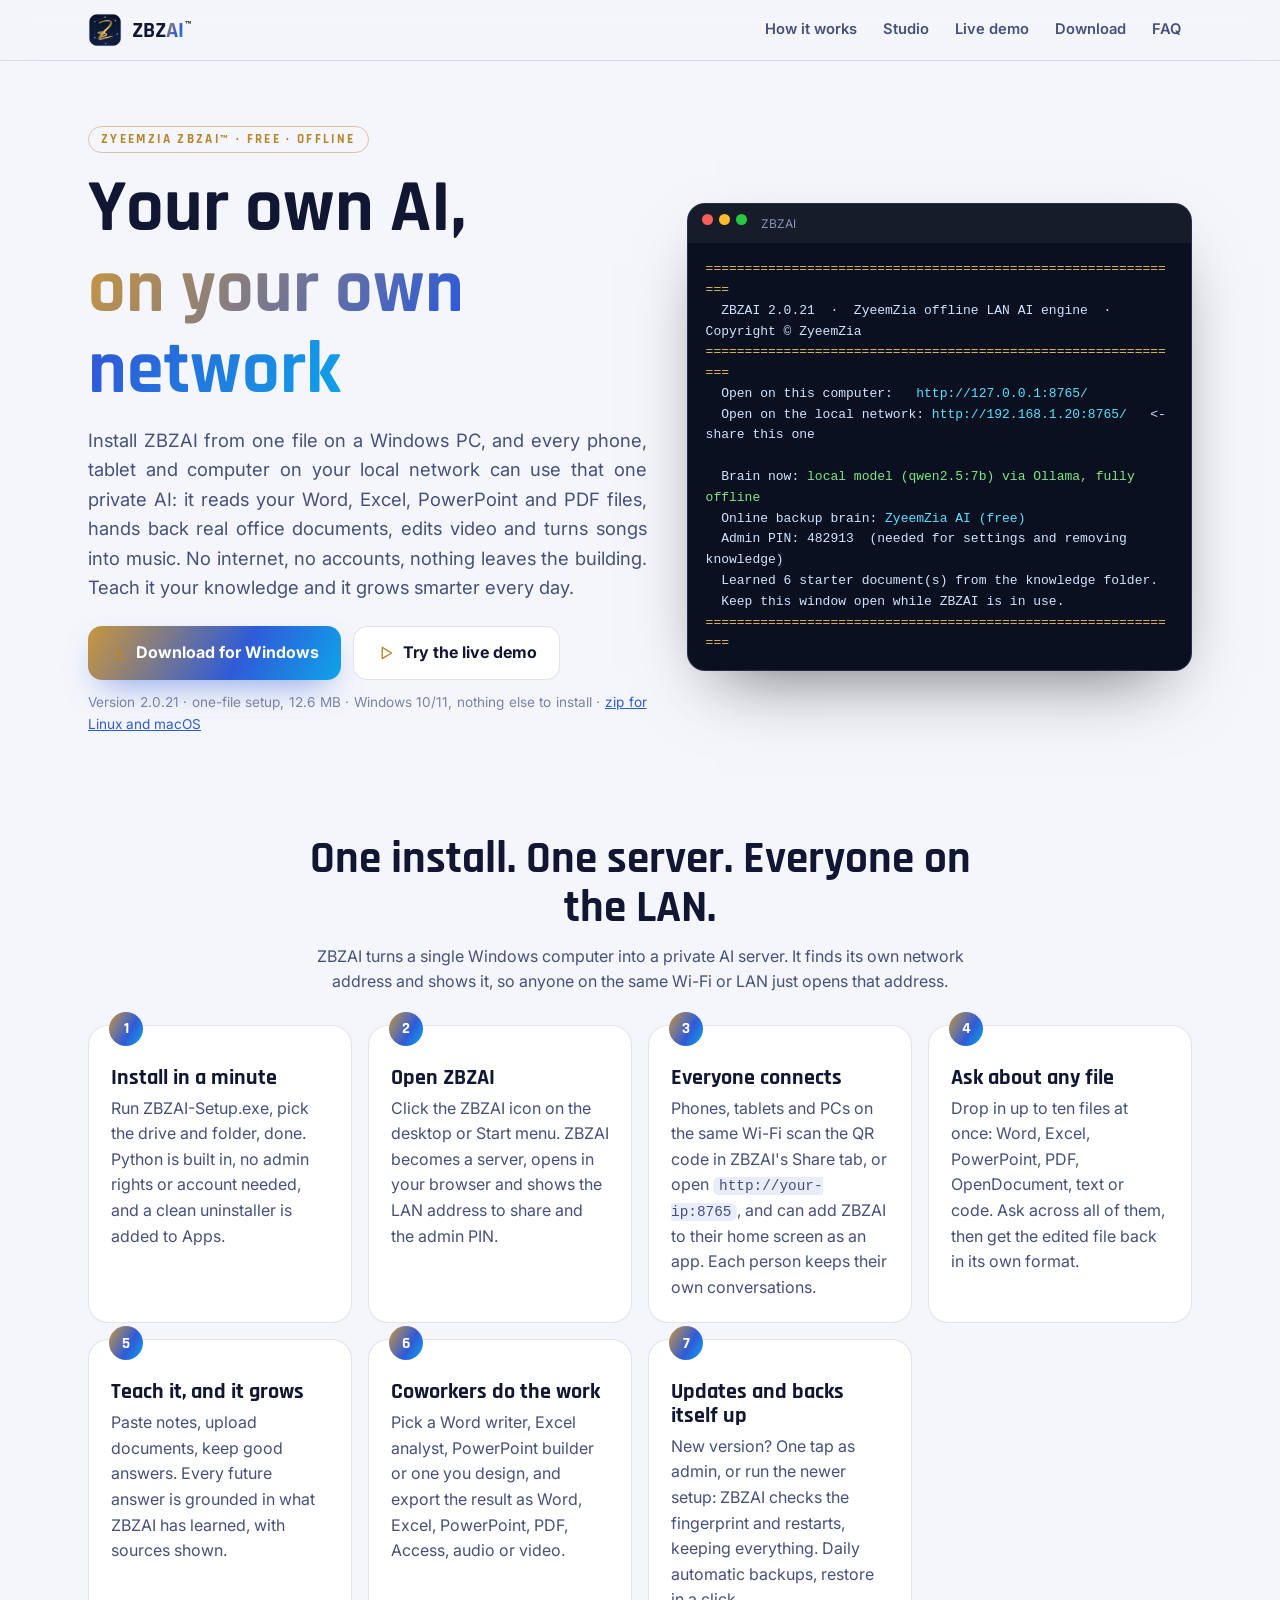
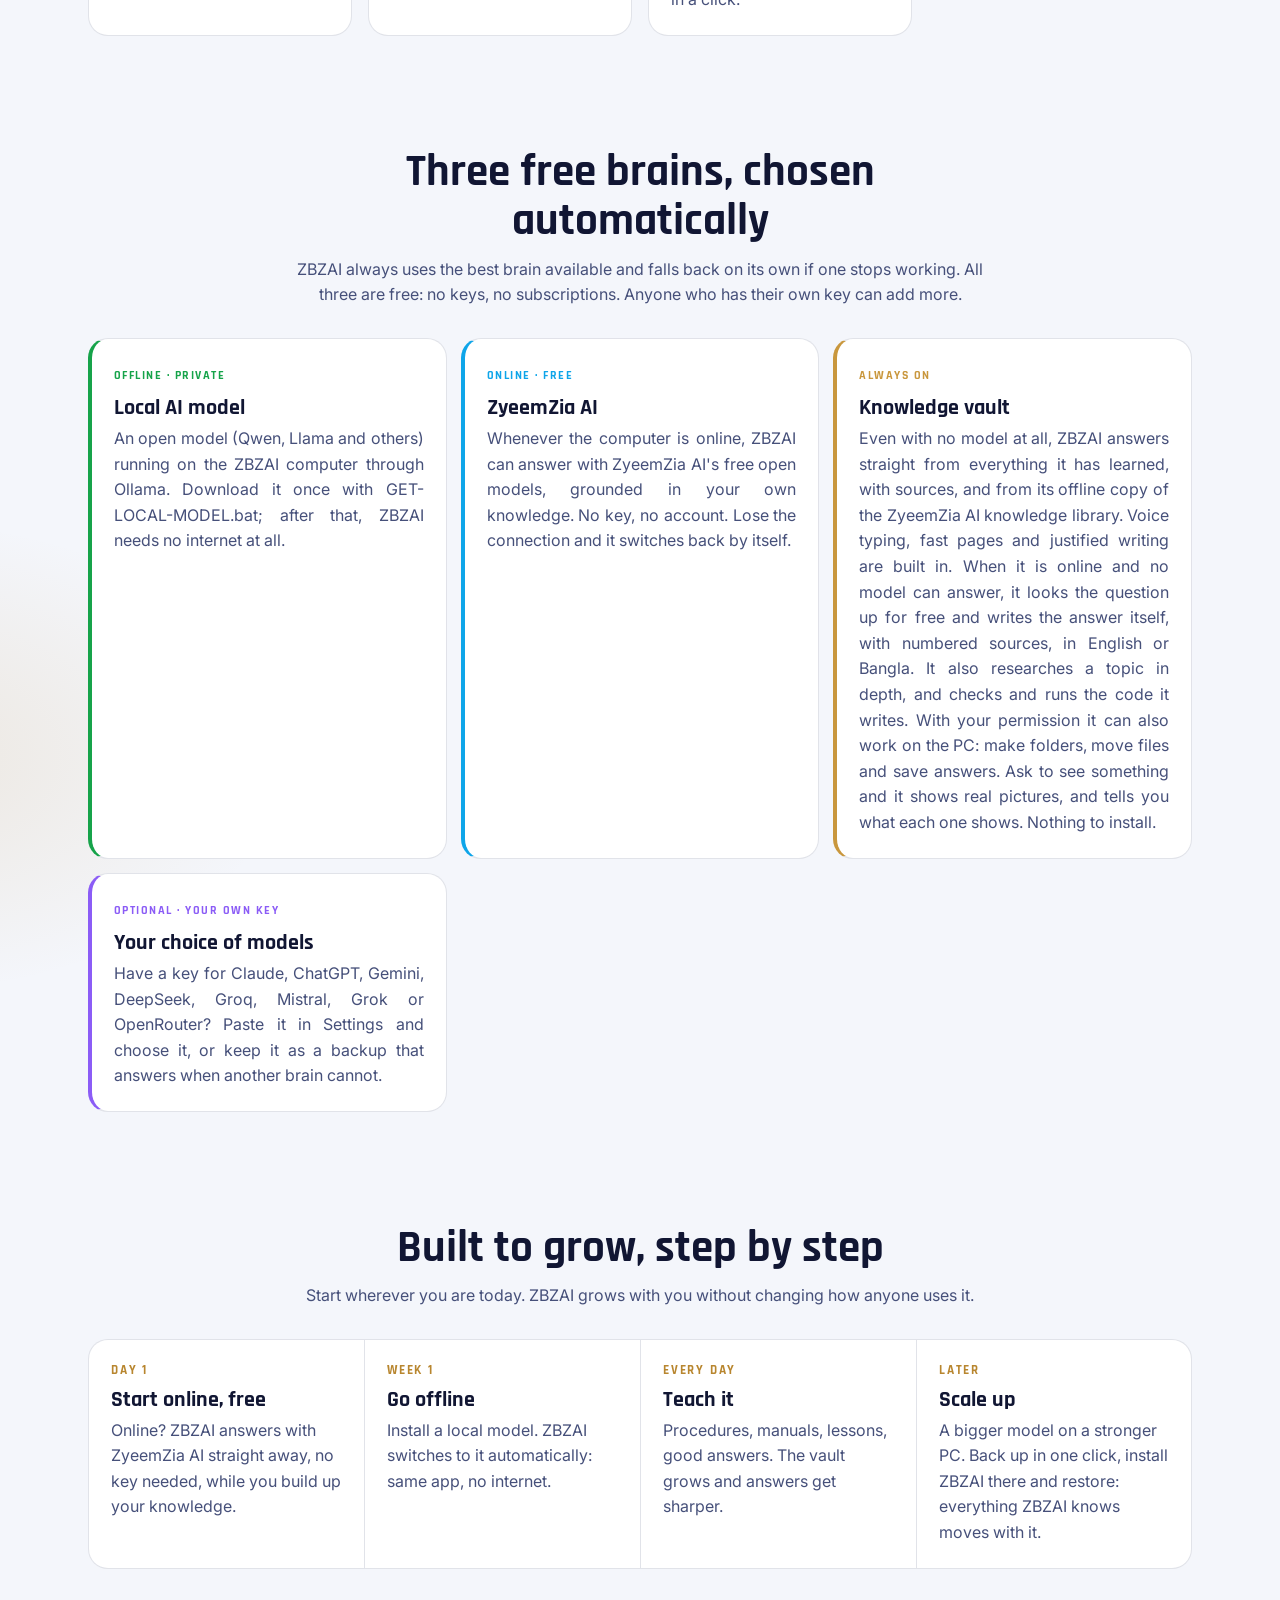
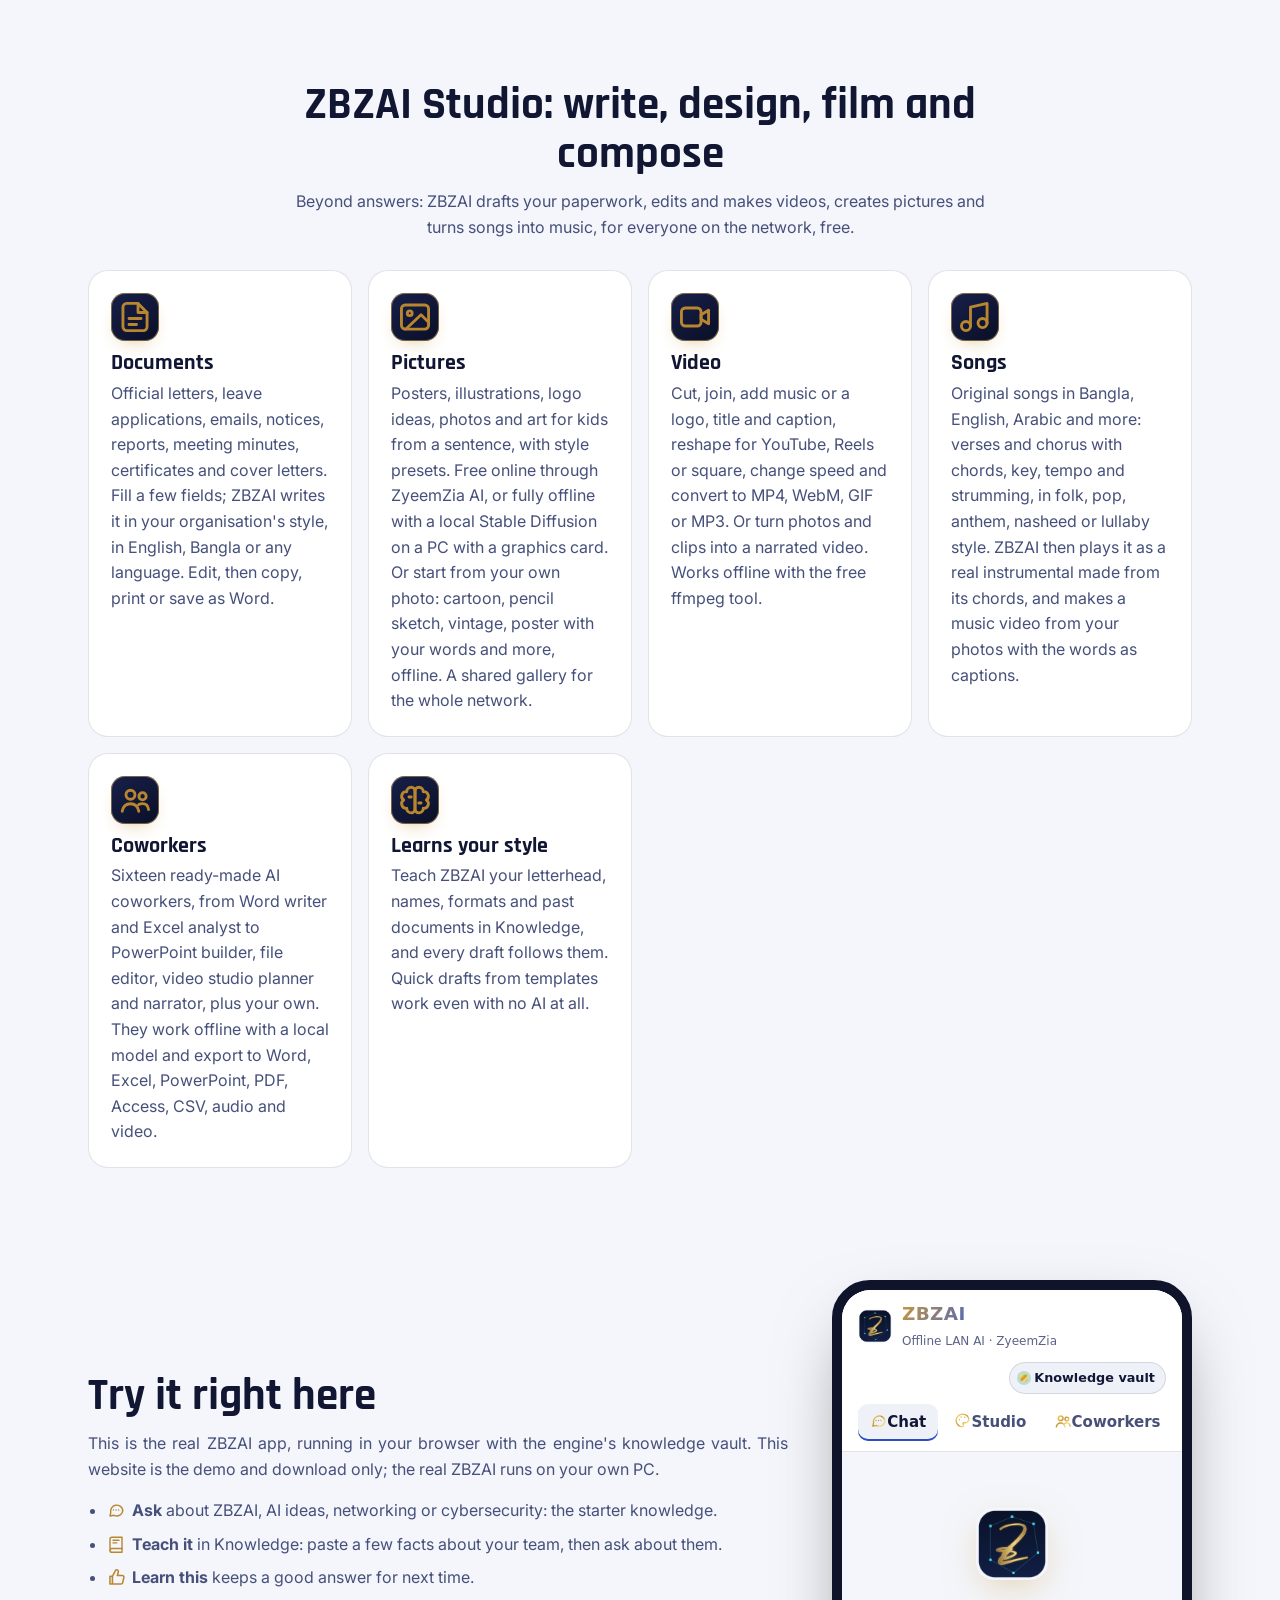
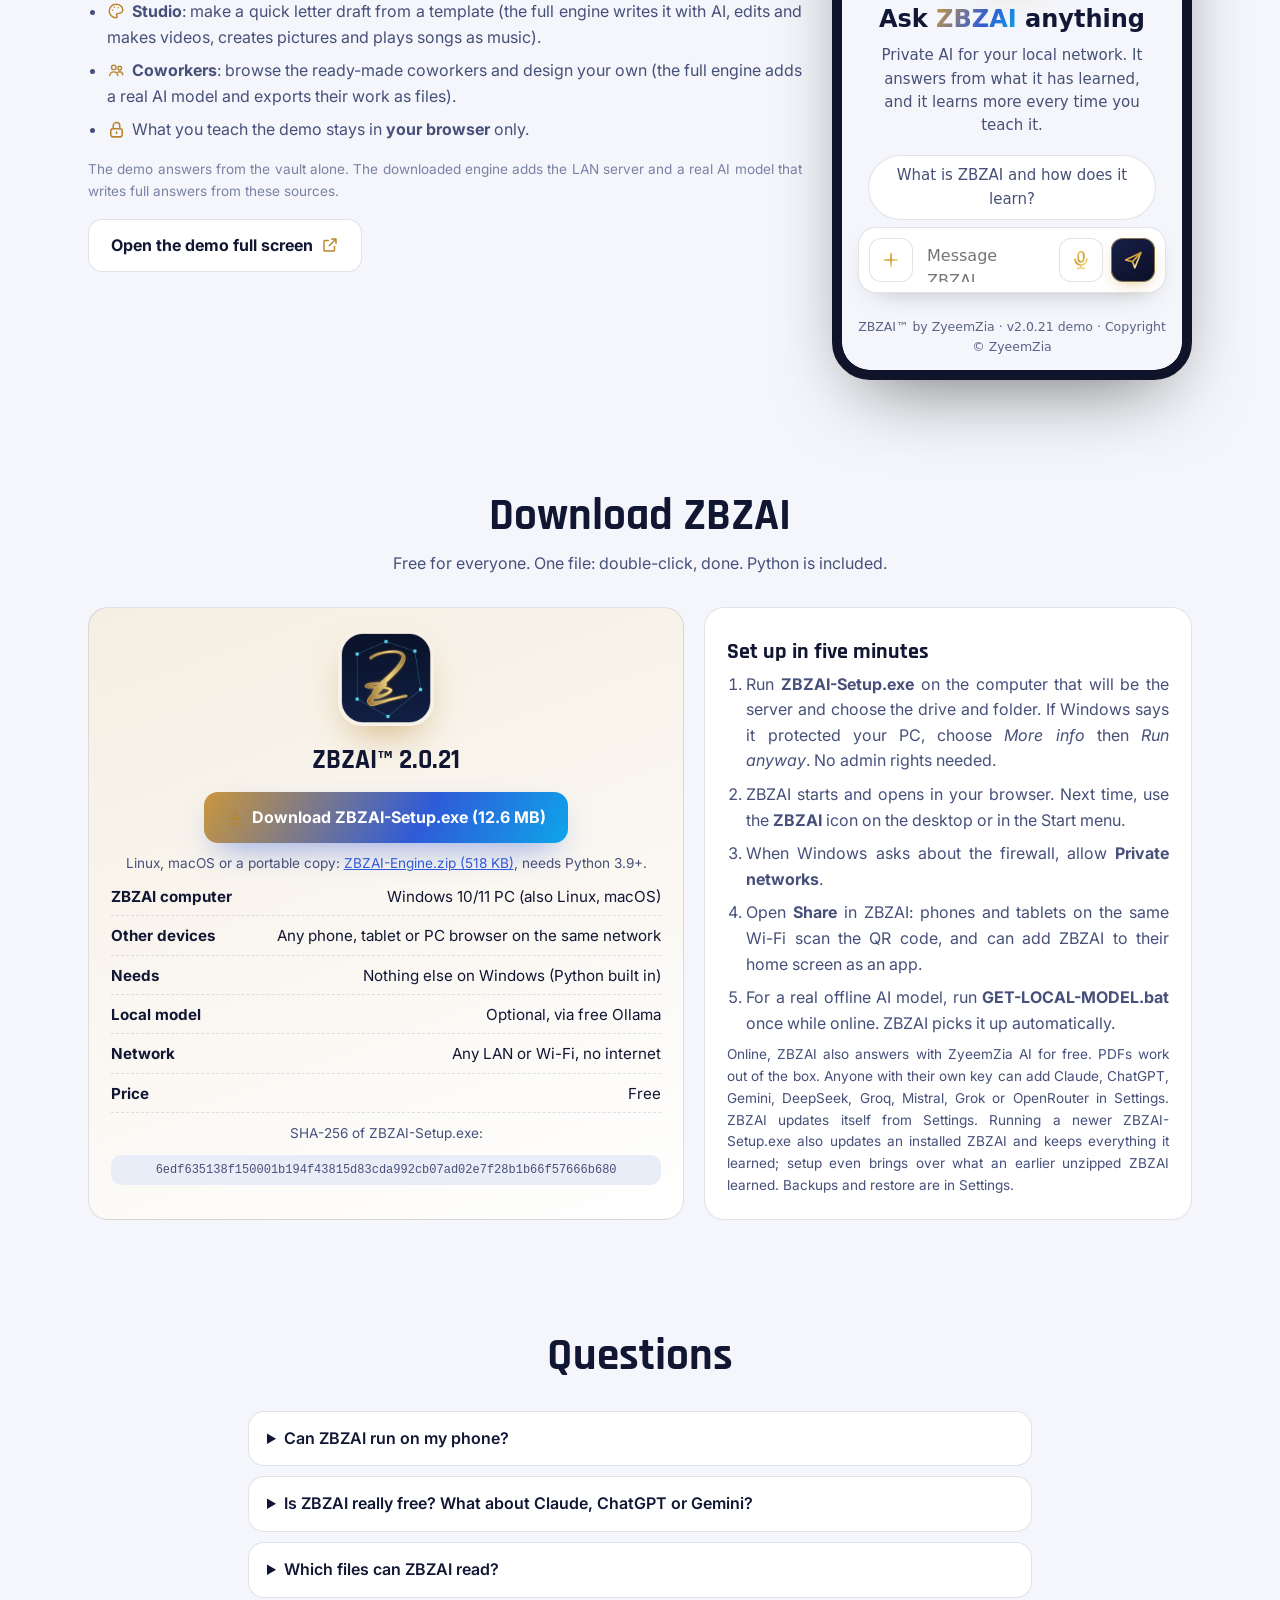
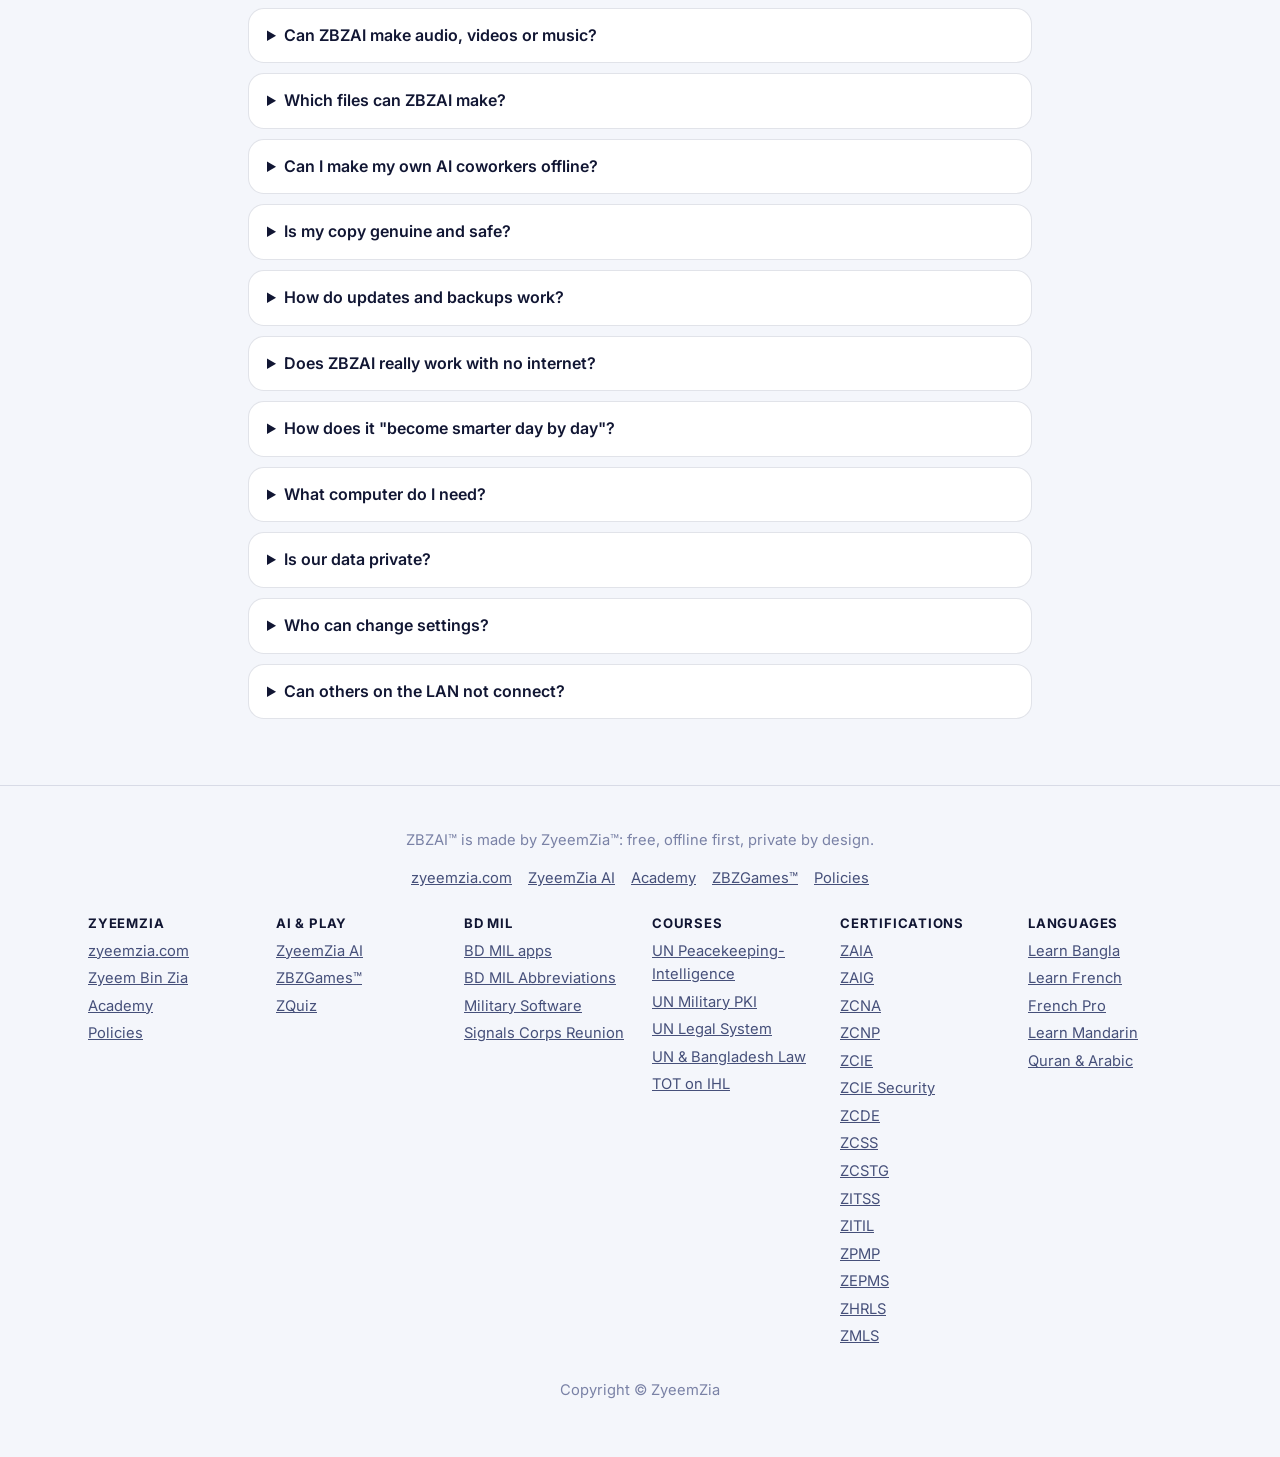
<file: index.html>
<!doctype html>
<html lang="en">
<head>
<meta charset="utf-8">
<meta name="viewport" content="width=device-width, initial-scale=1, viewport-fit=cover">
<title>ZBZAI™ · Your own AI on your own network · ZyeemZia</title>
<meta name="description" content="ZBZAI is a free offline AI engine by ZyeemZia. Install it from one file and every device on your local network gets a private AI that reads Word, Excel, PowerPoint and PDF files, office coworkers, a video and music studio, export to every format, and a knowledge vault that grows. No internet needed.">
<link rel="canonical" href="https://zbzai.zyeemzia.com/">
<meta property="og:title" content="ZBZAI · Your own AI on your own network">
<meta property="og:description" content="Free offline LAN AI engine by ZyeemZia: one-file install, a private AI server for everyone on your network, office coworkers and export to every format, smarter every day.">
<meta property="og:image" content="https://zbzai.zyeemzia.com/assets/icon-512.png">
<meta property="og:url" content="https://zbzai.zyeemzia.com/">
<meta name="theme-color" content="#f4f6fb" media="(prefers-color-scheme: light)">
<meta name="theme-color" content="#070a17" media="(prefers-color-scheme: dark)">
<meta name="color-scheme" content="light dark">
<link rel="icon" href="/favicon.ico" sizes="any">
<link rel="icon" type="image/png" sizes="32x32" href="/assets/favicon-32.png">
<link rel="apple-touch-icon" sizes="180x180" href="/assets/apple-touch-icon.png">
<link rel="stylesheet" href="/demo/icons.css?v=ecd94c9d37">
<script>/* this site no longer installs as an app: retire any old offline worker */if('serviceWorker' in navigator)navigator.serviceWorker.getRegistrations().then(r=>r.forEach(x=>x.unregister())).catch(()=>{});</script>
<link rel="preconnect" href="https://fonts.googleapis.com"><link rel="preconnect" href="https://fonts.gstatic.com" crossorigin>
<link href="https://fonts.googleapis.com/css2?family=Rajdhani:wght@600;700&family=Inter:wght@400;500;600&display=swap" rel="stylesheet">
<style>
:root{--bg:#f4f6fb;--bg2:#e9edf8;--panel:#fff;--line:rgba(30,40,90,.13);--ink:#111633;--ink2:#46507a;--ink3:#7a82a6;--gold:#b8862f;--blue:#2f5bd8;--cyan:#0ea5e9;--grad:linear-gradient(120deg,#c9973d,#2f5bd8 60%,#0ea5e9);--term:#0b1020;color-scheme:light}
@media (prefers-color-scheme:dark){:root{--bg:#070a17;--bg2:#0c1124;--panel:#0f1428;--line:rgba(150,165,255,.15);--ink:#eef1ff;--ink2:#b4bce3;--ink3:#7f88b5;--gold:#e2b95c;--blue:#7aa2ff;--cyan:#56e0ff;--grad:linear-gradient(120deg,#e2b95c,#7aa2ff 60%,#56e0ff);--term:#05070f;color-scheme:dark}}
*{box-sizing:border-box}html{scroll-behavior:smooth}
body{margin:0;font:16px/1.6 Inter,system-ui,-apple-system,'Segoe UI',Roboto,sans-serif;color:var(--ink);background:radial-gradient(900px 500px at 85% -10%,color-mix(in srgb,var(--blue) 18%,transparent),transparent 60%),radial-gradient(700px 400px at -10% 30%,color-mix(in srgb,var(--gold) 14%,transparent),transparent 60%),var(--bg)}
a{color:var(--blue)}h1,h2,h3{font-family:Rajdhani,Inter,sans-serif;line-height:1.1;margin:0}
.wrap{max-width:1140px;margin:0 auto;padding:0 18px}
.top{position:sticky;top:0;z-index:20;backdrop-filter:blur(14px);background:color-mix(in srgb,var(--bg) 80%,transparent);border-bottom:1px solid var(--line)}
.top .wrap{display:flex;align-items:center;gap:14px;min-height:60px}
.logo{display:flex;align-items:center;gap:10px;text-decoration:none;color:var(--ink);font:700 1.35rem Rajdhani,sans-serif}
.logo img{width:34px;height:34px;border-radius:10px}.logo .tm{font-size:.5em;margin-left:1px;vertical-align:super;opacity:.85}.logo b{background:var(--grad);-webkit-background-clip:text;background-clip:text;color:transparent}
.top nav{margin-left:auto;display:flex;gap:4px;flex-wrap:wrap}.top nav a{color:var(--ink2);text-decoration:none;font-weight:600;font-size:.92rem;padding:7px 11px;border-radius:10px}
.top nav a:hover{background:var(--bg2);color:var(--ink)}.top nav{align-items:center}.nav-install{display:contents}.top .zz-btn{color:var(--ink);padding:8px 13px;font-size:.85rem}@media(max-width:700px){.top .zz-btn{width:38px;height:38px;padding:0;justify-content:center}.top .zz-btn span{display:none}}
@media(max-width:700px){.top nav a.hide{display:none}}
.btn{display:inline-flex;align-items:center;gap:8px;border-radius:14px;padding:13px 22px;font-weight:700;text-decoration:none;border:1px solid var(--line);color:var(--ink);background:var(--panel)}
.btn.main{background:var(--grad);color:#fff;border:0;box-shadow:0 14px 34px -14px color-mix(in srgb,var(--blue) 70%,transparent)}
.hero{padding-top:64px;padding-bottom:30px;display:grid;grid-template-columns:1.05fr .95fr;gap:40px;align-items:center}
@media(max-width:900px){.hero{grid-template-columns:1fr;padding-top:36px}}
.eyebrow{display:inline-block;font:700 .82rem Rajdhani,sans-serif;letter-spacing:.18em;text-transform:uppercase;color:var(--gold);border:1px solid color-mix(in srgb,var(--gold) 45%,transparent);border-radius:999px;padding:4px 12px}
.hero h1{font-size:clamp(2.6rem,7vw,4.6rem);margin:16px 0 14px}.hero h1 span{background:var(--grad);-webkit-background-clip:text;background-clip:text;color:transparent}
.hero p.lead{font-size:1.15rem;color:var(--ink2);max-width:560px;margin:0 0 24px}
.cta{display:flex;gap:12px;flex-wrap:wrap}.tiny{color:var(--ink3);font-size:.85rem;margin-top:12px}
.term{background:var(--term);color:#cfe3ff;border-radius:18px;border:1px solid rgba(150,165,255,.2);box-shadow:0 30px 70px -30px rgba(0,0,0,.6);overflow:hidden;font:13px/1.6 ui-monospace,Consolas,monospace}
.term .bar{display:flex;gap:6px;padding:10px 14px;background:rgba(255,255,255,.05)}.term .bar i{width:11px;height:11px;border-radius:50%;background:#ff5f57}.term .bar i:nth-child(2){background:#febc2e}.term .bar i:nth-child(3){background:#28c840}
.term .bar span{margin-left:8px;color:#8b93b8;font-family:Inter,sans-serif;font-size:12px}
.term pre{margin:0;padding:16px 18px;white-space:pre-wrap;overflow-wrap:anywhere}.term .g{color:#e2b95c}.term .c{color:#56e0ff}.term .k{color:#7ee787}
section{padding:56px 0}.sec-h{text-align:center;max-width:700px;margin:0 auto 30px}.sec-h h2{font-size:clamp(1.9rem,5vw,2.8rem)}.sec-h p{color:var(--ink2);margin:10px 0 0}
.grid{display:grid;gap:16px;grid-template-columns:repeat(auto-fit,minmax(min(100%,250px),1fr))}
.card{background:var(--panel);border:1px solid var(--line);border-radius:20px;padding:22px}.card h3{font-size:1.35rem;margin:10px 0 6px}.card p{margin:0;color:var(--ink2)}
.ico{width:48px;height:48px;border-radius:14px;display:grid;place-items:center;font-size:1.4rem;background:linear-gradient(145deg,#18204a,#0a0f26);box-shadow:inset 0 0 0 1px rgba(232,190,90,.45),0 8px 20px -12px rgba(201,151,61,.9)}.ico .gi{margin:0}li .gi{margin-right:.4em}.btn .gi{margin-right:.4em}.btn.main .gi{filter:drop-shadow(0 0 1px #0a0f26) drop-shadow(0 0 1.5px rgba(10,15,38,.9))}
.steps{counter-reset:s;display:grid;gap:16px;grid-template-columns:repeat(auto-fit,minmax(min(100%,230px),1fr))}
.steps .card{position:relative;padding-top:30px}.steps .card::before{counter-increment:s;content:counter(s);position:absolute;top:-14px;left:20px;width:34px;height:34px;border-radius:50%;background:var(--grad);color:#fff;font:700 1rem Rajdhani;display:grid;place-items:center}
.brains{display:grid;gap:14px;grid-template-columns:repeat(auto-fit,minmax(min(100%,300px),1fr))}
.brain{border-left:4px solid var(--c)}.brain .tag{font:700 .78rem Rajdhani;letter-spacing:.12em;text-transform:uppercase;color:var(--c)}
.demo{display:grid;grid-template-columns:1fr 360px;gap:30px;align-items:center}
@media(max-width:900px){.demo{grid-template-columns:1fr}}
.phone{width:min(360px,100%);height:700px;margin:0 auto;border-radius:38px;border:10px solid #10142a;background:#10142a;box-shadow:0 30px 80px -30px rgba(0,0,0,.6);overflow:hidden}
.phone iframe{width:100%;height:100%;border:0;border-radius:28px;background:var(--bg)}
.demo ul{color:var(--ink2);padding-left:1.2em}.demo li{margin:8px 0}
.dl{display:grid;grid-template-columns:1.1fr .9fr;gap:20px}@media(max-width:860px){.dl{grid-template-columns:1fr}}
.dl .card.big{background:linear-gradient(160deg,color-mix(in srgb,var(--gold) 14%,var(--panel)),var(--panel));text-align:center;display:flex;flex-direction:column;align-items:center;gap:10px}
.dl .big img{width:96px;height:96px;border-radius:24px;box-shadow:0 18px 40px -16px color-mix(in srgb,var(--gold) 70%,transparent)}
.facts{list-style:none;padding:0;margin:0;display:grid;gap:8px;width:100%}.facts li{display:flex;justify-content:space-between;gap:10px;border-bottom:1px dashed var(--line);padding-bottom:6px;font-size:.95rem}.facts b{color:var(--ink)}
.sha{font:12px ui-monospace,Consolas,monospace;word-break:break-all;background:var(--bg2);padding:8px 10px;border-radius:10px;color:var(--ink2);width:100%}
ol.how{margin:0;padding-left:1.2em;color:var(--ink2)}ol.how li{margin:8px 0}code{font:.9em ui-monospace,Consolas,monospace;background:var(--bg2);padding:1px 6px;border-radius:6px}
.journey{display:grid;grid-template-columns:repeat(auto-fit,minmax(min(100%,220px),1fr));gap:0;position:relative}
.journey .card{border-radius:0;border-right-width:0}.journey .card:first-child{border-radius:20px 0 0 20px}.journey .card:last-child{border-radius:0 20px 20px 0;border-right-width:1px}
@media(max-width:700px){.journey .card,.journey .card:first-child,.journey .card:last-child{border-radius:16px;border-right-width:1px;margin-bottom:10px}}
.journey .when{font:700 .8rem Rajdhani;letter-spacing:.14em;text-transform:uppercase;color:var(--gold)}
details{background:var(--panel);border:1px solid var(--line);border-radius:16px;padding:14px 18px;margin:10px 0}details summary{cursor:pointer;font-weight:600}details p{color:var(--ink2);margin:10px 0 0}
.foot{border-top:1px solid var(--line);padding:28px 0 40px;text-align:center;color:var(--ink3);font-size:.92rem}.foot a{color:var(--ink2);margin:0 8px}.sites{display:grid;grid-template-columns:repeat(auto-fit,minmax(150px,1fr));gap:18px 24px;text-align:left;margin:22px 0 26px}.sites b{display:block;color:var(--ink);font-size:.82rem;letter-spacing:.06em;text-transform:uppercase;margin-bottom:6px}.sites a{display:block;margin:0 0 4px}
</style>
</head>
<body>
<header class="top"><div class="wrap">
  <a class="logo" href="/"><img src="/assets/icon-192.png" alt=""><span>ZBZ<b>AI</b><sup class="tm">™</sup></span></a>
  <nav><a href="#how" class="hide">How it works</a><a href="#studio" class="hide">Studio</a><a href="#demo">Live demo</a><a href="#download">Download</a><a href="#faq" class="hide">FAQ</a></nav>
</div></header>

<main>
<div class="wrap hero">
  <div>
    <span class="eyebrow">ZyeemZia ZBZAI™ · Free · Offline</span>
    <h1>Your own AI,<br><span>on your own network</span></h1>
    <p class="lead">Install ZBZAI from one file on a Windows PC, and every phone, tablet and computer on your local network can use that one private AI: it reads your Word, Excel, PowerPoint and PDF files, hands back real office documents, edits video and turns songs into music. No internet, no accounts, nothing leaves the building. Teach it your knowledge and it grows smarter every day.</p>
    <div class="cta"><a class="btn main" href="/download/ZBZAI-Setup.exe" download><i class="gi gi-download" aria-hidden="true"></i>Download for Windows</a><a class="btn" href="#demo"><i class="gi gi-play" aria-hidden="true"></i>Try the live demo</a></div>
    <p class="tiny">Version 2.0.21 · one-file setup, 12.6 MB · Windows 10/11, nothing else to install · <a href="/download/ZBZAI-Engine.zip" download>zip for Linux and macOS</a></p>
  </div>
  <div class="term" aria-label="What the ZBZAI window shows">
    <div class="bar"><i></i><i></i><i></i><span>ZBZAI</span></div>
<pre><span class="g">==============================================================</span>
  ZBZAI 2.0.21  ·  ZyeemZia offline LAN AI engine  ·  Copyright © ZyeemZia
<span class="g">==============================================================</span>
  Open on this computer:   <span class="c">http://127.0.0.1:8765/</span>
  Open on the local network: <span class="c">http://192.168.1.20:8765/</span>   &lt;- share this one

  Brain now: <span class="k">local model (qwen2.5:7b) via Ollama, fully offline</span>
  Online backup brain: <span class="c">ZyeemZia AI (free)</span>
  Admin PIN: 482913  (needed for settings and removing knowledge)
  Learned 6 starter document(s) from the knowledge folder.
  Keep this window open while ZBZAI is in use.
<span class="g">==============================================================</span></pre>
  </div>
</div>

<section id="how"><div class="wrap">
  <div class="sec-h"><h2>One install. One server. Everyone on the LAN.</h2><p>ZBZAI turns a single Windows computer into a private AI server. It finds its own network address and shows it, so anyone on the same Wi-Fi or LAN just opens that address.</p></div>
  <div class="steps">
    <div class="card"><h3>Install in a minute</h3><p>Run ZBZAI-Setup.exe, pick the drive and folder, done. Python is built in, no admin rights or account needed, and a clean uninstaller is added to Apps.</p></div>
    <div class="card"><h3>Open ZBZAI</h3><p>Click the ZBZAI icon on the desktop or Start menu. ZBZAI becomes a server, opens in your browser and shows the LAN address to share and the admin PIN.</p></div>
    <div class="card"><h3>Everyone connects</h3><p>Phones, tablets and PCs on the same Wi-Fi scan the QR code in ZBZAI's Share tab, or open <code>http://your-ip:8765</code>, and can add ZBZAI to their home screen as an app. Each person keeps their own conversations.</p></div>
    <div class="card"><h3>Ask about any file</h3><p>Drop in up to ten files at once: Word, Excel, PowerPoint, PDF, OpenDocument, text or code. Ask across all of them, then get the edited file back in its own format.</p></div>
    <div class="card"><h3>Teach it, and it grows</h3><p>Paste notes, upload documents, keep good answers. Every future answer is grounded in what ZBZAI has learned, with sources shown.</p></div>
    <div class="card"><h3>Coworkers do the work</h3><p>Pick a Word writer, Excel analyst, PowerPoint builder or one you design, and export the result as Word, Excel, PowerPoint, PDF, Access, audio or video.</p></div>
    <div class="card"><h3>Updates and backs itself up</h3><p>New version? One tap as admin, or run the newer setup: ZBZAI checks the fingerprint and restarts, keeping everything. Daily automatic backups, restore in a click.</p></div>
  </div>
</div></section>

<section><div class="wrap">
  <div class="sec-h"><h2>Three free brains, chosen automatically</h2><p>ZBZAI always uses the best brain available and falls back on its own if one stops working. All three are free: no keys, no subscriptions. Anyone who has their own key can add more.</p></div>
  <div class="brains">
    <div class="card brain" style="--c:#16a34a"><span class="tag">Offline · private</span><h3>Local AI model</h3><p>An open model (Qwen, Llama and others) running on the ZBZAI computer through Ollama. Download it once with GET-LOCAL-MODEL.bat; after that, ZBZAI needs no internet at all.</p></div>
    <div class="card brain" style="--c:#0ea5e9"><span class="tag">Online · free</span><h3>ZyeemZia AI</h3><p>Whenever the computer is online, ZBZAI can answer with ZyeemZia AI's free open models, grounded in your own knowledge. No key, no account. Lose the connection and it switches back by itself.</p></div>
    <div class="card brain" style="--c:#c9973d"><span class="tag">Always on</span><h3>Knowledge vault</h3><p>Even with no model at all, ZBZAI answers straight from everything it has learned, with sources, and from its offline copy of the ZyeemZia AI knowledge library. Voice typing, fast pages and justified writing are built in. When it is online and no model can answer, it looks the question up for free and writes the answer itself, with numbered sources, in English or Bangla. It also researches a topic in depth, and checks and runs the code it writes. With your permission it can also work on the PC: make folders, move files and save answers. Ask to see something and it shows real pictures, and tells you what each one shows. Nothing to install.</p></div>
    <div class="card brain" style="--c:#8b5cf6"><span class="tag">Optional · your own key</span><h3>Your choice of models</h3><p>Have a key for Claude, ChatGPT, Gemini, DeepSeek, Groq, Mistral, Grok or OpenRouter? Paste it in Settings and choose it, or keep it as a backup that answers when another brain cannot.</p></div>
  </div>
</div></section>

<section><div class="wrap">
  <div class="sec-h"><h2>Built to grow, step by step</h2><p>Start wherever you are today. ZBZAI grows with you without changing how anyone uses it.</p></div>
  <div class="journey">
    <div class="card"><div class="when">Day 1</div><h3>Start online, free</h3><p>Online? ZBZAI answers with ZyeemZia AI straight away, no key needed, while you build up your knowledge.</p></div>
    <div class="card"><div class="when">Week 1</div><h3>Go offline</h3><p>Install a local model. ZBZAI switches to it automatically: same app, no internet.</p></div>
    <div class="card"><div class="when">Every day</div><h3>Teach it</h3><p>Procedures, manuals, lessons, good answers. The vault grows and answers get sharper.</p></div>
    <div class="card"><div class="when">Later</div><h3>Scale up</h3><p>A bigger model on a stronger PC. Back up in one click, install ZBZAI there and restore: everything ZBZAI knows moves with it.</p></div>
  </div>
</div></section>

<section id="studio"><div class="wrap">
  <div class="sec-h"><h2>ZBZAI Studio: write, design, film and compose</h2><p>Beyond answers: ZBZAI drafts your paperwork, edits and makes videos, creates pictures and turns songs into music, for everyone on the network, free.</p></div>
  <div class="grid">
    <div class="card"><div class="ico"><i class="gi gi-doc lg" aria-hidden="true"></i></div><h3>Documents</h3><p>Official letters, leave applications, emails, notices, reports, meeting minutes, certificates and cover letters. Fill a few fields; ZBZAI writes it in your organisation's style, in English, Bangla or any language. Edit, then copy, print or save as Word.</p></div>
    <div class="card"><div class="ico"><i class="gi gi-image lg" aria-hidden="true"></i></div><h3>Pictures</h3><p>Posters, illustrations, logo ideas, photos and art for kids from a sentence, with style presets. Free online through ZyeemZia AI, or fully offline with a local Stable Diffusion on a PC with a graphics card. Or start from your own photo: cartoon, pencil sketch, vintage, poster with your words and more, offline. A shared gallery for the whole network.</p></div>
    <div class="card"><div class="ico"><i class="gi gi-video lg" aria-hidden="true"></i></div><h3>Video</h3><p>Cut, join, add music or a logo, title and caption, reshape for YouTube, Reels or square, change speed and convert to MP4, WebM, GIF or MP3. Or turn photos and clips into a narrated video. Works offline with the free ffmpeg tool.</p></div>
    <div class="card"><div class="ico"><i class="gi gi-music lg" aria-hidden="true"></i></div><h3>Songs</h3><p>Original songs in Bangla, English, Arabic and more: verses and chorus with chords, key, tempo and strumming, in folk, pop, anthem, nasheed or lullaby style. ZBZAI then plays it as a real instrumental made from its chords, and makes a music video from your photos with the words as captions.</p></div>
    <div class="card"><div class="ico"><i class="gi gi-team lg" aria-hidden="true"></i></div><h3>Coworkers</h3><p>Sixteen ready-made AI coworkers, from Word writer and Excel analyst to PowerPoint builder, file editor, video studio planner and narrator, plus your own. They work offline with a local model and export to Word, Excel, PowerPoint, PDF, Access, CSV, audio and video.</p></div>
    <div class="card"><div class="ico"><i class="gi gi-brain lg" aria-hidden="true"></i></div><h3>Learns your style</h3><p>Teach ZBZAI your letterhead, names, formats and past documents in Knowledge, and every draft follows them. Quick drafts from templates work even with no AI at all.</p></div>
  </div>
</div></section>

<section id="demo"><div class="wrap demo">
  <div>
    <div class="sec-h" style="text-align:left;margin:0 0 16px"><h2>Try it right here</h2><p>This is the real ZBZAI app, running in your browser with the engine's knowledge vault. This website is the demo and download only; the real ZBZAI runs on your own PC.</p></div>
    <ul>
      <li><i class="gi gi-chat" aria-hidden="true"></i><b>Ask</b> about ZBZAI, AI ideas, networking or cybersecurity: the starter knowledge.</li>
      <li><i class="gi gi-book" aria-hidden="true"></i><b>Teach it</b> in Knowledge: paste a few facts about your team, then ask about them.</li>
      <li><i class="gi gi-thumb" aria-hidden="true"></i><b>Learn this</b> keeps a good answer for next time.</li>
      <li><i class="gi gi-studio" aria-hidden="true"></i><b>Studio</b>: make a quick letter draft from a template (the full engine writes it with AI, edits and makes videos, creates pictures and plays songs as music).</li>
      <li><i class="gi gi-team" aria-hidden="true"></i><b>Coworkers</b>: browse the ready-made coworkers and design your own (the full engine adds a real AI model and exports their work as files).</li>
      <li><i class="gi gi-lock" aria-hidden="true"></i>What you teach the demo stays in <b>your browser</b> only.</li>
    </ul>
    <p class="tiny">The demo answers from the vault alone. The downloaded engine adds the LAN server and a real AI model that writes full answers from these sources.</p>
    <p><a class="btn" href="/demo/" target="_blank" rel="noopener">Open the demo full screen <i class="gi gi-ext" aria-hidden="true"></i></a></p>
  </div>
  <div class="phone"><iframe src="/demo/" title="ZBZAI live demo" loading="lazy"></iframe></div>
</div></section>

<section id="download"><div class="wrap">
  <div class="sec-h"><h2>Download ZBZAI</h2><p>Free for everyone. One file: double-click, done. Python is included.</p></div>
  <div class="dl">
    <div class="card big">
      <img src="/assets/icon-512.png" alt="">
      <h3 style="font-size:1.7rem">ZBZAI™ 2.0.21</h3>
      <a class="btn main" href="/download/ZBZAI-Setup.exe" download><i class="gi gi-download" aria-hidden="true"></i>Download ZBZAI-Setup.exe (12.6 MB)</a>
      <p class="tiny" style="margin:0">Linux, macOS or a portable copy: <a href="/download/ZBZAI-Engine.zip" download>ZBZAI-Engine.zip (518 KB)</a>, needs Python 3.9+.</p>
      <ul class="facts">
        <li><b>ZBZAI computer</b><span>Windows 10/11 PC (also Linux, macOS)</span></li>
        <li><b>Other devices</b><span>Any phone, tablet or PC browser on the same network</span></li>
        <li><b>Needs</b><span>Nothing else on Windows (Python built in)</span></li>
        <li><b>Local model</b><span>Optional, via free Ollama</span></li>
        <li><b>Network</b><span>Any LAN or Wi-Fi, no internet</span></li>
        <li><b>Price</b><span>Free</span></li>
      </ul>
      <p class="tiny" style="margin:0">SHA-256 of ZBZAI-Setup.exe:</p>
      <div class="sha">6edf635138f150001b194f43815d83cda992cb07ad02e7f28b1b66f57666b680</div>
    </div>
    <div class="card">
      <h3>Set up in five minutes</h3>
      <ol class="how">
        <li>Run <b>ZBZAI-Setup.exe</b> on the computer that will be the server and choose the drive and folder. If Windows says it protected your PC, choose <i>More info</i> then <i>Run anyway</i>. No admin rights needed.</li>
        <li>ZBZAI starts and opens in your browser. Next time, use the <b>ZBZAI</b> icon on the desktop or in the Start menu.</li>
        <li>When Windows asks about the firewall, allow <b>Private networks</b>.</li>
        <li>Open <b>Share</b> in ZBZAI: phones and tablets on the same Wi-Fi scan the QR code, and can add ZBZAI to their home screen as an app.</li>
        <li>For a real offline AI model, run <b>GET-LOCAL-MODEL.bat</b> once while online. ZBZAI picks it up automatically.</li>
      </ol>
      <p class="tiny">Online, ZBZAI also answers with ZyeemZia AI for free. PDFs work out of the box. Anyone with their own key can add Claude, ChatGPT, Gemini, DeepSeek, Groq, Mistral, Grok or OpenRouter in Settings. ZBZAI updates itself from Settings. Running a newer ZBZAI-Setup.exe also updates an installed ZBZAI and keeps everything it learned; setup even brings over what an earlier unzipped ZBZAI learned. Backups and restore are in Settings.</p>
    </div>
  </div>
</div></section>

<section id="faq"><div class="wrap" style="max-width:820px">
  <div class="sec-h"><h2>Questions</h2></div>
  <details><summary>Can ZBZAI run on my phone?</summary><p>ZBZAI itself runs on one Windows PC (or a Linux or Mac computer): that computer is the server, with the AI model and everything ZBZAI learns. Phones and tablets do not run ZBZAI on their own; they use it over your local network. Connect them to the same Wi-Fi, scan the QR code in ZBZAI's <b>Share</b> tab, and add ZBZAI to the home screen if you like: it then opens like an app, with no internet. ZBZAI works on phones whenever the ZBZAI computer is on and ZBZAI is open.</p></details>
  <details><summary>Is ZBZAI really free? What about Claude, ChatGPT or Gemini?</summary><p>Yes, ZBZAI is free, and so are all three of its brains: the local model, ZyeemZia AI online, and the knowledge vault. Claude, ChatGPT, Gemini, DeepSeek, Groq, Mistral, Grok and OpenRouter are optional extras for anyone who has their own key: paste it in Settings. Each service bills or limits its own key (Gemini and Groq have free tiers); nobody needs them.</p></details>
  <details><summary>Which files can ZBZAI read?</summary><p>Up to ten at once: Word (.docx), Excel (.xlsx), PowerPoint (.pptx), PDF, OpenDocument, RTF, ebooks, CSV, text, Markdown, web pages and code. For pictures, sound and video it reads their details, and online the free ZyeemZia AI can also look at pictures. Ask across all the files, then save the edited version in its own format with one click.</p></details>
  <details><summary>Can ZBZAI make audio, videos or music?</summary><p>Yes. Studio&rsquo;s Video tool cuts, joins, captions, reshapes and converts videos and makes narrated videos from your photos and clips. Songs play as a real instrumental made from their chords and tempo, with a music video from your photos, and the words can be read over the music. Any answer becomes spoken audio (WAV or MP3), and the Video Explainer coworker makes narrated slide videos. On Windows; video and MP3 use the free ffmpeg tool. ZBZAI cannot sing yet.</p></details>
  <details><summary>Which files can ZBZAI make?</summary><p>It can also write into your own Word, Excel or PowerPoint file, keeping its letterhead and design, and turn office files into PDF with the layout kept. Every answer and Studio document exports to Word (.docx), Excel (.xlsx), PowerPoint (.pptx), PDF, CSV, a SQLite database, a web page, Markdown, text and JSON, all offline. On Windows it also records audio (WAV) with the built-in voices and makes Access databases when Microsoft Office is installed. With the free ffmpeg tool it adds MP3 audio and narrated MP4 videos.</p></details>
  <details><summary>Can I make my own AI coworkers offline?</summary><p>Yes. Open Coworkers, press New coworker, give it a name, a role and instructions, and pick its best export. Coworkers are shared on your network, use what ZBZAI knows, and work fully offline with a local model (run GET-LOCAL-MODEL.bat once). Online, they also work with the free ZyeemZia AI.</p></details>
  <details><summary>Is my copy genuine and safe?</summary><p>Every official ZBZAI is sealed: each program file carries a fingerprint, checked every time ZBZAI starts. If anything has been changed, ZBZAI shows that the copy is not genuine and, when it is online, restores the official files by itself, keeping everything it has learned. Always download ZBZAI from zbzai.zyeemzia.com. ZBZAI is free to use; changing, unpacking or redistributing it is not allowed (see LICENSE.txt).</p></details>
  <details><summary>How do updates and backups work?</summary><p>Whenever it is online, ZBZAI checks zbzai.zyeemzia.com for a new version. When one is ready, a banner appears; the admin presses <b>Update now</b>, ZBZAI downloads it, checks its fingerprint and restarts itself. Running a newer ZBZAI-Setup.exe does the same. Everything it has learned stays exactly as it was. ZBZAI also backs itself up every day (the last seven are kept), and Settings has Back up now, Restore and reset options, with a safety backup before every change.</p></details>
  <details><summary>Does ZBZAI really work with no internet?</summary><p>Yes. With a local model installed (one download while online), ZBZAI runs entirely on your network. Without a model, it still answers from its knowledge vault, including its offline copy of the ZyeemZia AI knowledge library (switch it off in Settings if you prefer). The internet is only used for ZyeemZia AI or a brain you add with your own key, and you can turn both off in Settings.</p></details>
  <details><summary>How does it "become smarter day by day"?</summary><p>Through its knowledge vault. Everything you teach (notes, documents, good answers) is stored and searched before every answer, so ZBZAI answers from your organisation's own knowledge, with sources. This is retrieval-augmented generation (RAG): fast, transparent and fully under your control. You can also move to a bigger local model at any time.</p></details>
  <details><summary>What computer do I need?</summary><p>Any Windows 10 or 11 PC runs ZBZAI and the knowledge vault. For a local AI model, the small model runs on most PCs with 8 GB of memory; a graphics card with 8 GB or more makes medium and large models fast.</p></details>
  <details><summary>Is our data private?</summary><p>Yes. The knowledge, conversations and settings stay in the data folder on the ZBZAI computer. With the local model or the vault, nothing leaves the network. When ZBZAI answers online (ZyeemZia AI, or a brain you add with your own key), the question and its matching passages are sent to produce the answer; nothing is stored there. Set the brain to Local only in Settings to keep every question inside the building.</p></details>
  <details><summary>Who can change settings?</summary><p>Settings and removing knowledge need the admin PIN shown in the ZBZAI window. The admin can also limit teaching to the admin only.</p></details>
  <details><summary>Can others on the LAN not connect?</summary><p>On the ZBZAI computer, set the Windows network to Private and allow Python through the firewall for private networks. Make sure both devices are on the same network, then open the address shown in the ZBZAI window.</p></details>
</div></section>
</main>

<footer class="foot"><div class="wrap">
  <p>ZBZAI™ is made by ZyeemZia™: free, offline first, private by design.</p>
  <p><a href="https://zyeemzia.com">zyeemzia.com</a><a href="https://ai.zyeemzia.com">ZyeemZia AI</a><a href="https://academy.zyeemzia.com">Academy</a><a href="https://zbzgames.zyeemzia.com">ZBZGames™</a><a href="https://policy.zyeemzia.com">Policies</a></p>
  <nav class="sites" aria-label="All ZyeemZia sites"><div><b>ZyeemZia</b><a href="https://zyeemzia.com">zyeemzia.com</a><a href="https://zyeem.zyeemzia.com">Zyeem Bin Zia</a><a href="https://academy.zyeemzia.com">Academy</a><a href="https://policy.zyeemzia.com">Policies</a></div><div><b>AI & play</b><a href="https://ai.zyeemzia.com">ZyeemZia AI</a><a href="https://zbzgames.zyeemzia.com">ZBZGames™</a><a href="https://zquiz.zyeemzia.com">ZQuiz</a></div><div><b>BD MIL</b><a href="https://bdmil.zyeemzia.com">BD MIL apps</a><a href="https://bdmilabbrweb.zyeemzia.com">BD MIL Abbreviations</a><a href="https://militarysoft.zyeemzia.com">Military Software</a><a href="https://scr.zyeemzia.com">Signals Corps Reunion</a></div><div><b>Courses</b><a href="https://unpki.zyeemzia.com">UN Peacekeeping-Intelligence</a><a href="https://unmpki.zyeemzia.com">UN Military PKI</a><a href="https://unlegalsystem.zyeemzia.com">UN Legal System</a><a href="https://unbdlaw.zyeemzia.com">UN & Bangladesh Law</a><a href="https://totihl.zyeemzia.com">TOT on IHL</a></div><div><b>Certifications</b><a href="https://zaia.zyeemzia.com">ZAIA</a><a href="https://zaig.zyeemzia.com">ZAIG</a><a href="https://zcna.zyeemzia.com">ZCNA</a><a href="https://zcnp.zyeemzia.com">ZCNP</a><a href="https://zcie.zyeemzia.com">ZCIE</a><a href="https://zcie-security.zyeemzia.com">ZCIE Security</a><a href="https://zcde.zyeemzia.com">ZCDE</a><a href="https://zcss.zyeemzia.com">ZCSS</a><a href="https://zcstg.zyeemzia.com">ZCSTG</a><a href="https://zitss.zyeemzia.com">ZITSS</a><a href="https://zitil.zyeemzia.com">ZITIL</a><a href="https://zpmp.zyeemzia.com">ZPMP</a><a href="https://zepms.zyeemzia.com">ZEPMS</a><a href="https://zhrls.zyeemzia.com">ZHRLS</a><a href="https://zmls.zyeemzia.com">ZMLS</a></div><div><b>Languages</b><a href="https://learnbangla.zyeemzia.com">Learn Bangla</a><a href="https://learnfrench.zyeemzia.com">Learn French</a><a href="https://frenchpro.zyeemzia.com">French Pro</a><a href="https://learnmandarin.zyeemzia.com">Learn Mandarin</a><a href="https://quranlearnarbi.zyeemzia.com">Quran & Arabic</a></div></nav>
  <p>Copyright © ZyeemZia</p>
</div></footer>
<script>/* ZyeemZia house style: justified writing. Paragraphs and list text that read left-aligned are justified; centred text, headings, buttons and columns too narrow to justify cleanly stay as they are. Copyright © ZyeemZia */(function(){var S='p,li,dd,blockquote';function j(r){if(!r||!r.querySelectorAll)return;var L=r.querySelectorAll(S);for(var i=0;i<L.length;i++){var e=L[i];if(e.getAttribute('data-zj'))continue;e.setAttribute('data-zj','1');var a=getComputedStyle(e).textAlign;if(a==='start'||a==='left'||a==='-webkit-auto'){var w=e.clientWidth;if(!w||w>=280)e.style.textAlign='justify'}}}function go(){j(document);if(!window.MutationObserver)return;new MutationObserver(function(m){for(var i=0;i<m.length;i++){var N=m[i].addedNodes;for(var k=0;k<N.length;k++){var n=N[k];if(n.nodeType===1)j(n.matches&&n.matches(S)?n.parentNode:n)}}}).observe(document.body,{childList:true,subtree:true})}if(document.readyState==='loading')document.addEventListener('DOMContentLoaded',go);else go()})()</script>
</body>
</html>
</file>
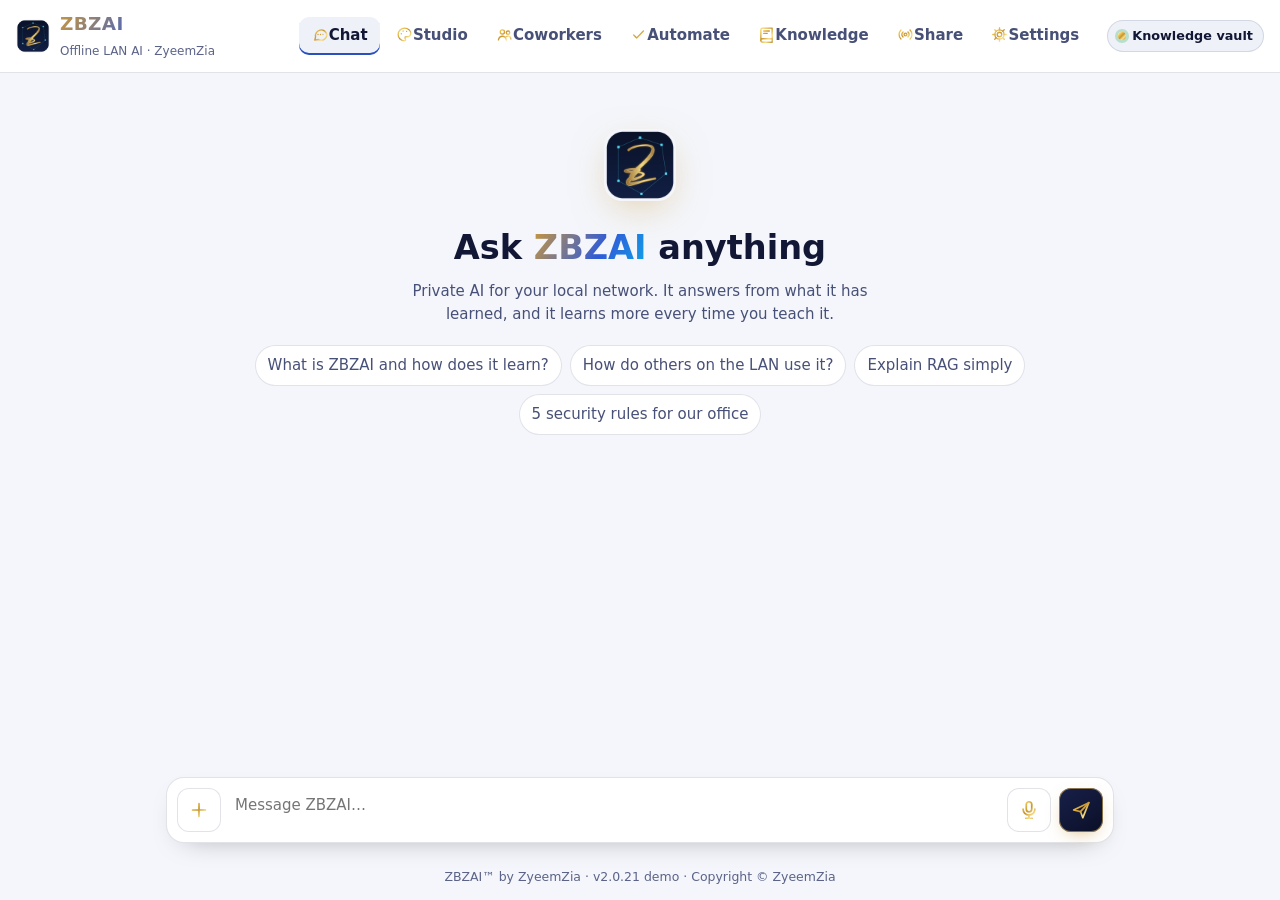
<file: demo/index.html>
<!doctype html>
<html lang="en">
<head>
<meta charset="utf-8">
<meta name="viewport" content="width=device-width, initial-scale=1, viewport-fit=cover">
<title>ZBZAI™ · Offline LAN AI</title>
<meta name="color-scheme" content="light dark">
<link rel="icon" href="icon-192.png">
<link rel="apple-touch-icon" href="apple-touch-icon.png">
<meta name="theme-color" content="#070a17">
<meta name="apple-mobile-web-app-capable" content="yes"><meta name="mobile-web-app-capable" content="yes">
<meta name="apple-mobile-web-app-title" content="ZBZAI"><meta name="application-name" content="ZBZAI">
<link rel="stylesheet" href="app.css?v=4de851a0c3">
<link rel="stylesheet" href="icons.css?v=ecd94c9d37">
</head>
<body>
<header class="top">
  <div class="brand"><img src="icon-192.png" width="34" height="34" alt=""><div><b id="appName">ZBZAI</b><small>Offline LAN AI · ZyeemZia</small></div></div>
  <button type="button" class="installbtn" id="installBtn" hidden title="Install ZBZAI as an app"><i class="gi gi-download" aria-hidden="true"></i><span>Install app</span></button>
  <div class="status"><span class="brain" id="brain" title="Which brain is answering">…</span></div>
  <nav class="tabs" role="tablist">
    <button role="tab" data-tab="chat" aria-selected="true"><i class="gi gi-chat" aria-hidden="true"></i>Chat</button>
    <button role="tab" data-tab="studio" aria-selected="false"><i class="gi gi-studio" aria-hidden="true"></i>Studio</button>
    <button role="tab" data-tab="cowork" aria-selected="false"><i class="gi gi-team" aria-hidden="true"></i>Coworkers</button>
    <button role="tab" data-tab="auto" aria-selected="false"><i class="gi gi-check" aria-hidden="true"></i>Automate</button>
    <button role="tab" data-tab="know" aria-selected="false"><i class="gi gi-book" aria-hidden="true"></i>Knowledge</button>
    <button role="tab" data-tab="share" aria-selected="false"><i class="gi gi-share" aria-hidden="true"></i>Share</button>
    <button role="tab" data-tab="settings" aria-selected="false"><i class="gi gi-gear" aria-hidden="true"></i>Settings</button>
  </nav>
</header>

<div class="fakebar" id="fakebar" hidden><i class="gi gi-warn" aria-hidden="true"></i><span>This copy of ZBZAI has been changed and is not genuine. Get the official ZBZAI free from zbzai.zyeemzia.com.</span></div>
  <div class="upbar" id="upbar" hidden><span><i class="gi gi-spark" aria-hidden="true"></i><b id="upVer"></b> is available.</span><button type="button" id="upGo">Update</button></div>
<main>
  <!-- chat -->
  <section class="pane" id="chat">
    <div class="thread" id="thread" aria-live="polite">
      <div class="hello" id="hello">
        <img src="icon-192.png" width="72" height="72" alt="">
        <h1>Ask <span id="helloName">ZBZAI</span> anything</h1>
        <p>Private AI for your local network. It answers from what it has learned, and it learns more every time you teach it.</p>
        <div class="chips">
          <button data-q="What is ZBZAI and how does it learn?">What is ZBZAI and how does it learn?</button>
          <button data-q="How do I let others on the LAN use ZBZAI?">How do others on the LAN use it?</button>
          <button data-q="Explain RAG in simple words">Explain RAG simply</button>
          <button data-q="Give me five cybersecurity rules for our office">5 security rules for our office</button>
        </div>
      </div>
    </div>
    <div class="cwchip" id="cwChip" hidden></div>
    <div class="attach" id="attach" hidden></div>
    <form class="composer" id="composer">
      <button type="button" id="plus" class="tool" aria-label="More: new chat, attach a file, save chat" aria-haspopup="menu" aria-expanded="false" title="New chat, attach, save"><i class="gi gi-plus" aria-hidden="true"></i></button>
      <div class="pmenu" id="pmenu" role="menu" hidden>
        <button type="button" role="menuitem" data-m="new"><i class="gi gi-chat" aria-hidden="true"></i>New chat</button>
        <button type="button" role="menuitem" data-m="past"><i class="gi gi-history" aria-hidden="true"></i>Past chats</button>
        <button type="button" role="menuitem" data-m="file"><i class="gi gi-clip" aria-hidden="true"></i>Add files (Word, Excel, PowerPoint, PDF and more)</button>
        <button type="button" role="menuitem" data-m="save"><i class="gi gi-download" aria-hidden="true"></i>Save this chat</button>
        <label class="mrow"><i class="gi gi-pen" aria-hidden="true"></i>Answers <select id="style" aria-label="Answer length"><option value="short">Short</option><option value="balanced">Balanced</option><option value="detailed">Detailed</option></select></label>
        <label class="mrow check"><input type="checkbox" id="acOn"> Fix spelling as I type</label>
        <label class="mrow check" title="Reads an encyclopedia, published studies and the news, then answers as a report with numbered sources"><input type="checkbox" id="research"> Research: read many sources and cite them</label>
        <button type="button" role="menuitem" data-m="keys"><i class="gi gi-spark" aria-hidden="true"></i>Keyboard shortcuts</button>
      </div>
      <input type="file" id="askFile" hidden multiple accept=".txt,.md,.csv,.tsv,.json,.html,.htm,.xml,.yaml,.yml,.log,.rtf,.docx,.doc,.odt,.xlsx,.xls,.ods,.pptx,.ppt,.odp,.pdf,.epub,.py,.js,.ts,.java,.c,.cpp,.cs,.go,.php,.sql,.css,.srt,.vtt,image/*,audio/*,video/*"><input type="file" id="foldFiles" multiple hidden>
      <textarea id="input" rows="1" placeholder="Message ZBZAI…" aria-label="Your message" spellcheck="true" autocorrect="on" autocapitalize="sentences"></textarea>
      <button type="button" id="mic" class="tool" hidden aria-label="Speak your message" title="Voice typing"><i class="gi gi-mic" aria-hidden="true"></i></button>
      <button type="submit" id="send" aria-label="Send"><i class="gi gi-send" aria-hidden="true"></i></button>
    </form>
  </section>

  <!-- studio -->
  <section class="pane" id="studio" hidden>
    <div class="seg" role="tablist" aria-label="Studio">
      <button type="button" data-st="doc" aria-pressed="true"><i class="gi gi-doc" aria-hidden="true"></i>Documents</button>
      <button type="button" data-st="img" aria-pressed="false"><i class="gi gi-image" aria-hidden="true"></i>Pictures</button>
      <button type="button" data-st="song" aria-pressed="false"><i class="gi gi-music" aria-hidden="true"></i>Songs</button>
      <button type="button" data-st="video" aria-pressed="false"><i class="gi gi-video" aria-hidden="true"></i>Video</button>
    </div>
    <div class="st-pane" id="st-doc">
      <div class="cols">
        <div class="card">
          <h2>Write a document</h2>
          <div class="tplrow"><label>Template <select id="dTpl"></select></label><button type="button" class="ghost" id="dDel" hidden title="Remove this format (admin PIN)" aria-label="Remove this format"><i class="gi gi-trash" aria-hidden="true"></i></button></div>
          <div id="dFields" class="fields"></div>
          <div class="row"><button class="primary" type="button" id="dGo"><i class="gi gi-spark" aria-hidden="true"></i>Write it</button><button type="button" class="ghost" id="dDraft"><i class="gi gi-doc" aria-hidden="true"></i>Quick draft (no AI)</button></div>
          <p class="muted small" id="dHint"></p>
          <h3 class="fmt-h">Your own files as formats</h3>
          <p class="muted small">Add a Word, Excel or PowerPoint file and ZBZAI writes into that very file, keeping its letterhead, margins, styles and design. In a Word file, put [Body] where the text should go, and [Subject] and [Date] where you want them.</p>
          <div class="row"><button type="button" class="ghost" id="fAdd"><i class="gi gi-star" aria-hidden="true"></i>Add a file as a format</button><button type="button" class="ghost" id="fPdf"><i class="gi gi-file" aria-hidden="true"></i>Convert a file to PDF</button><button type="button" class="ghost" id="fDocx"><i class="gi gi-doc" aria-hidden="true"></i>PDF or old file to Word</button></div>
          <input type="file" id="fAddIn" accept=".docx,.xlsx,.pptx" hidden><input type="file" id="fPdfIn" accept=".doc,.docx,.rtf,.odt,.txt,.xls,.xlsx,.ods,.csv,.ppt,.pptx,.odp,.html,.htm,.md" hidden><input type="file" id="fDocxIn" accept=".pdf,.doc,.rtf,.odt,.txt,.html,.htm" hidden>
          <p class="msg" id="fMsg" role="status"></p>
        </div>
        <div class="card">
          <h2>Your document <small id="dState"></small></h2>
          <div class="doc" id="dOut" contenteditable="true" spellcheck="true" aria-label="Document, editable"></div>
          <div class="row"><button type="button" class="ghost" id="dSave" title="Use this text as a format in the Template list"><i class="gi gi-star" aria-hidden="true"></i>Save as my format</button><button type="button" class="ghost" id="dCopy"><i class="gi gi-copy" aria-hidden="true"></i>Copy</button><button type="button" class="ghost" id="dWord"><i class="gi gi-download" aria-hidden="true"></i>Word</button><button type="button" class="ghost" id="dTxt"><i class="gi gi-download" aria-hidden="true"></i>Text</button><button type="button" class="ghost" id="dExport"><i class="gi gi-export" aria-hidden="true"></i>Export</button><button type="button" class="ghost" id="dPrint"><i class="gi gi-print" aria-hidden="true"></i>Print</button></div>
        </div>
      </div>
    </div>
    <div class="st-pane" id="st-img" hidden>
      <div class="cols">
        <div class="card">
          <h2>Create a picture</h2>
          <textarea id="iPrompt" rows="4" placeholder="Describe it: a modern office poster about cyber safety, blue and gold, clean design"></textarea>
          <div class="chips left" id="iStyles"></div>
          <details class="adv" id="iFrom"><summary>Start from your own picture (optional)</summary>
            <label class="file drop" id="iDrop"><i class="gi gi-image" aria-hidden="true"></i><span id="iFileName">Choose or drop a photo</span><input type="file" id="iFile" accept="image/*"></label>
            <label>Make it <select id="iLook">
              <option value="ai">Redrawn by AI from my words (needs a local Stable Diffusion)</option>
              <option value="cartoon">Cartoon</option><option value="sketch">Pencil sketch</option><option value="vintage">Vintage photo</option>
              <option value="bw">Black and white</option><option value="vivid" selected>Bright and vivid</option><option value="warm">Warm</option>
              <option value="cool">Cool</option><option value="soft">Soft glow</option><option value="poster">Poster with my words on it</option>
            </select></label>
            <p class="muted small">Styles work offline on the ZBZAI computer. Your words become the poster title.</p>
          </details>
          <button class="primary" type="button" id="iGo"><i class="gi gi-studio" aria-hidden="true"></i>Create picture</button>
          <p class="msg" id="iMsg" role="status"></p>
          <p class="muted small" id="iHow"></p>
        </div>
        <div class="card">
          <h2>Gallery <small>shared on this network</small></h2>
          <div class="gallery" id="iGallery"></div>
        </div>
      </div>
    </div>
    <div class="st-pane" id="st-video" hidden>
      <div class="cols">
        <div class="card">
          <div class="seg small" role="tablist" aria-label="Video">
            <button type="button" data-vm="edit" aria-pressed="true">Edit a video</button>
            <button type="button" data-vm="make" aria-pressed="false">Make a video</button>
          </div>
          <div id="vEdit">
            <label class="file drop" id="vDrop"><i class="gi gi-clip" aria-hidden="true"></i><span>Choose or drop videos, music or pictures</span><input type="file" id="vFiles" multiple accept="video/*,audio/*,image/*"></label>
            <ol class="vlist" id="vList"></ol>
            <label>What to do <select id="vOp">
              <option value="trim">Cut: keep only a part</option>
              <option value="merge">Join clips into one video</option>
              <option value="music">Add background music</option>
              <option value="replace">Replace the sound</option>
              <option value="mute">Remove the sound</option>
              <option value="title">Add a title</option>
              <option value="captions">Add captions (subtitles)</option>
              <option value="resize">Change shape (YouTube, Reels/Shorts, square)</option>
              <option value="speed">Speed up or slow down</option>
              <option value="rotate">Rotate or flip</option>
              <option value="convert">Convert (MP4, WebM, GIF, MP3, WAV)</option>
              <option value="logo">Add a logo or watermark</option>
              <option value="compress">Make the file smaller</option>
            </select></label>
            <div id="vOpts" class="fields"></div>
            <button class="primary" type="button" id="vGo"><i class="gi gi-spark" aria-hidden="true"></i>Make it</button>
          </div>
          <div id="vMake" hidden>
            <label>Title <input id="mTitle" placeholder="Our office safety week"></label>
            <label>Narration (ZBZAI reads it aloud) <textarea id="mScript" rows="5" placeholder="Write what the video should say. Leave empty for music only. With no pictures, ZBZAI makes narrated slides from this text."></textarea></label>
            <button type="button" class="ghost" id="mAi"><i class="gi gi-spark" aria-hidden="true"></i>Write the narration with AI</button>
            <label class="file drop" id="mDrop"><i class="gi gi-image" aria-hidden="true"></i><span>Add pictures, clips and a music file (optional)</span><input type="file" id="mFiles" multiple accept="image/*,video/*,audio/*"></label>
            <ol class="vlist" id="mList"></ol>
            <div class="opts">
              <label>Shape <select id="mShape"><option value="16:9">16:9 YouTube, TV</option><option value="9:16">9:16 Reels, Shorts, TikTok</option><option value="1:1">1:1 Square</option></select></label>
              <label>Seconds per picture <input id="mSec" type="number" min="1" max="60" value="4"></label>
              <label>Format <select id="mFmt"><option value="mp4">MP4</option><option value="webm">WebM</option></select></label>
            </div>
            <label class="check"><input type="checkbox" id="mMotion" checked> Slow zoom on pictures</label>
            <button class="primary" type="button" id="mGo"><i class="gi gi-studio" aria-hidden="true"></i>Make the video</button>
          </div>
          <p class="msg" id="vMsg" role="status"></p>
          <p class="muted small" id="vHow">Runs on the ZBZAI computer with the free ffmpeg tool. Files stay on your network.</p>
        </div>
        <div class="card">
          <h2>Result <small id="vState"></small></h2>
          <div class="vout" id="vOut"><p class="muted">Your video appears here to watch and download.</p></div>
        </div>
      </div>
    </div>
    <div class="st-pane" id="st-song" hidden>
      <div class="cols">
        <div class="card">
          <h2>Write a song</h2>
          <label>What is it about? <input id="sTopic" placeholder="Monsoon rain over the river, missing home"></label>
          <label>Language <select id="sLang"><option>Bangla</option><option>English</option><option>Arabic</option><option>Hindi</option><option>French</option></select></label>
          <label>Mood <select id="sMood"><option>Uplifting</option><option>Romantic</option><option>Sad</option><option>Patriotic</option><option>Peaceful</option><option>Energetic</option><option>For children</option></select></label>
          <label>Style <select id="sStyle"><option>Folk (Baul / Bhatiyali feel)</option><option>Pop</option><option>Rock</option><option>Acoustic ballad</option><option>Anthem</option><option>Nasheed (voice only)</option><option>Lullaby</option></select></label>
          <button class="primary" type="button" id="sGo"><i class="gi gi-music" aria-hidden="true"></i>Write the song</button>
          <p class="muted small">Writes original lyrics with chords, key, tempo and strumming. Then ZBZAI can play it: a real backing track made from the chords, and a music video.</p>
        </div>
        <div class="card">
          <h2>Your song <small id="sState"></small></h2>
          <div class="doc song" id="sOut" contenteditable="true" aria-label="Song, editable"></div>
          <div class="row"><button type="button" class="ghost" id="sCopy"><i class="gi gi-copy" aria-hidden="true"></i>Copy</button><button type="button" class="ghost" id="sTxt"><i class="gi gi-download" aria-hidden="true"></i>Text</button><button type="button" class="ghost" id="sPrint"><i class="gi gi-print" aria-hidden="true"></i>Print</button></div>
          <h3 class="sub"><i class="gi gi-music" aria-hidden="true"></i>Hear it and see it</h3>
          <label class="check"><input type="checkbox" id="sVoice"> Read the words over the music (ZBZAI speaks them; it cannot sing yet)</label>
          <div class="row"><button type="button" class="primary" id="sMusic"><i class="gi gi-play" aria-hidden="true"></i>Make the music</button></div>
          <label class="file drop" id="sDrop"><i class="gi gi-video" aria-hidden="true"></i><span>Add pictures or clips for a music video</span><input type="file" id="sFiles" multiple accept="image/*,video/*"></label>
          <ol class="vlist" id="sList"></ol>
          <div class="row"><button type="button" class="ghost" id="sVideo"><i class="gi gi-video" aria-hidden="true"></i>Make the music video</button></div>
          <p class="msg" id="sMsg" role="status"></p>
          <div class="vout" id="sMedia"></div>
        </div>
      </div>
    </div>
  </section>

  <!-- coworkers -->
  <section class="pane" id="cowork" hidden>
    <div class="cw-head">
      <div><h2><i class="gi gi-team" aria-hidden="true"></i>Coworkers</h2><p class="muted">AI coworkers for every kind of office work. They use what ZBZAI knows, work offline with a local model, and export to Word, Excel, PowerPoint, PDF, Access, audio, video and more.</p></div>
      <div class="row"><input id="cwSearch" type="search" placeholder="Find a coworker" aria-label="Find a coworker"><button type="button" class="primary" id="cwNew"><i class="gi gi-plus" aria-hidden="true"></i>New coworker</button></div>
    </div>
    <div class="card" id="cwEditor" hidden>
      <h2 id="cwEditTitle">New coworker</h2>
      <div class="opts">
        <label>Name <input id="cwName" maxlength="60" placeholder="Procurement Officer"></label>
        <label>Role, in a few words <input id="cwRole" maxlength="120" placeholder="Writes purchase requests and compares quotes"></label>
      </div>
      <label>How should it work? <textarea id="cwInstr" rows="5" maxlength="4000" placeholder="Always write in our office style. Start with a summary, then a comparison table of suppliers with price, delivery time and warranty. End with a recommendation."></textarea></label>
      <label>Starter prompts, one per line <textarea id="cwStarters" rows="3" placeholder="Compare these quotations:&#10;Write a purchase request for:"></textarea></label>
      <div class="opts">
        <label>Best export <select id="cwExport"></select></label>
        <label>Online style <select id="cwAgent"><option value="allrounder">All-rounder</option><option value="writer">Writer</option><option value="strategist">Analyst</option><option value="translator">Translator</option><option value="career">Career and HR</option><option value="finance">Finance</option><option value="video">Video</option><option value="music">Music</option></select></label>
      </div>
      <div><span class="lbl">Icon</span><div class="cw-icons" id="cwIcons"></div></div>
      <div class="row"><button type="button" class="primary" id="cwSave"><i class="gi gi-check" aria-hidden="true"></i>Save coworker</button><button type="button" class="ghost" id="cwCancel">Cancel</button></div>
      <p class="muted small">Coworkers are shared with everyone on your network. Teach ZBZAI your documents in Knowledge and every coworker uses them.</p>
    </div>
    <div id="cwGrid"></div>
  </section>

  <!-- knowledge -->
  <section class="pane" id="auto" hidden>
    <div class="cols">
      <div class="card">
        <h2>Do it on the ZBZAI computer</h2>
        <p class="muted" id="aState">Checking ...</p>
        <div id="aWork" hidden>
          <label>What should ZBZAI do? <textarea id="aText" rows="3" placeholder="make folder Reports&#10;save this as Reports\brief.docx&#10;open Reports"></textarea></label>
          <div class="row"><button class="primary" type="button" id="aPlan"><i class="gi gi-spark" aria-hidden="true"></i>Show the plan</button></div>
          <p class="muted small">One step per line. ZBZAI shows exactly what it will do and waits for you to allow it. It can open and list folders, open and print files, make folders, copy, move and rename, send to the Recycle Bin, save the last answer as a file, open a website and start a few programs. Nothing else, and only inside the allowed folders.</p>
          <div class="card plan" id="aCard" hidden>
            <h3>ZBZAI wants to do this</h3>
            <ol id="aSteps"></ol>
            <label id="aPinRow" hidden><span id="aPinWhy"></span> <input id="aPin" type="password" inputmode="numeric" autocomplete="off" placeholder="Admin PIN"></label>
            <div class="row"><button class="primary" type="button" id="aAllow"><i class="gi gi-check" aria-hidden="true"></i>Allow</button><button type="button" class="ghost" id="aCancel"><i class="gi gi-x" aria-hidden="true"></i>Cancel</button></div>
          </div>
          <p class="msg" id="aMsg" role="status"></p>
          <ol id="aDone" class="done"></ol>
          <h3 class="fmt-h">Routines</h3>
          <p class="muted small">A saved list of steps you run with one tap. Each run still asks for permission.</p>
          <div id="aRoutines" class="row"></div>
        </div>
      </div>
      <div class="card">
        <h2>Permission and folders <small>admin</small></h2>
        <p class="muted small">Off until the admin turns it on. ZBZAI can touch only the folders listed here. From a phone or another computer, every request needs the admin PIN; on the ZBZAI computer itself, only deleting and printing do.</p>
        <label>Admin PIN <input id="aAdmin" type="password" inputmode="numeric" autocomplete="off"></label>
        <label class="check"><input type="checkbox" id="aOn"> Let ZBZAI do things on this computer, with permission each time</label>
        <label>Allowed folders, one per line <textarea id="aFolders" rows="3"></textarea></label>
        <div class="row"><button type="button" class="primary" id="aSave">Save</button><button type="button" class="ghost" id="aLogBtn"><i class="gi gi-history" aria-hidden="true"></i>Show the log</button></div>
        <h3 class="fmt-h">Save a routine</h3>
        <label>Name <input id="aRName" maxlength="60" placeholder="Morning folders"></label>
        <label>Steps, one per line <textarea id="aRText" rows="3" placeholder="open Reports&#10;open notepad"></textarea></label>
        <div class="row"><button type="button" class="ghost" id="aRSave"><i class="gi gi-star" aria-hidden="true"></i>Save routine</button></div>
        <p class="msg" id="aAdminMsg" role="status"></p>
        <ol id="aLog" class="done small"></ol>
      </div>
    </div>
  </section>
  <section class="pane" id="know" hidden>
    <div class="cols">
      <div class="card">
        <h2>Teach ZBZAI</h2>
        <p class="muted">Paste notes, procedures, manuals or facts. ZBZAI uses them in every future answer.</p>
        <input id="kTitle" placeholder="Title (optional)">
        <textarea id="kText" rows="7" placeholder="What should ZBZAI learn?"></textarea>
        <label class="check"><input type="checkbox" id="kFormat"> This is a document format (letter, memo…): add it to Studio's Template list</label>
        <div class="row">
          <button class="primary" id="kTeach"><i class="gi gi-brain" aria-hidden="true"></i>Teach</button>
          <label class="file"><i class="gi gi-clip" aria-hidden="true"></i>Upload files<input type="file" id="kFile" multiple accept=".txt,.md,.csv,.json,.html,.htm,.docx,.pdf,.log,.xml,.yaml,.yml,.py,.js"></label>
        </div>
        <p class="msg" id="kMsg" role="status"></p>
      </div>
      <div class="card">
        <h2>What ZBZAI knows <small id="kCount"></small></h2>
        <input id="kSearch" type="search" placeholder="Search the knowledge vault…">
        <ul class="docs" id="kList"></ul>
      </div>
    </div>
  </section>

  <!-- share -->
  <section class="pane" id="share" hidden>
    <div class="card share-card">
      <h2><i class="gi gi-share" aria-hidden="true"></i>Use ZBZAI on phones, tablets and computers</h2>
      <p class="muted">ZBZAI runs on this computer. Every device on the same Wi-Fi or LAN can use it in the browser, with no internet and nothing to install.</p>
      <ol class="steps">
        <li>Connect the phone, tablet or computer to the <b>same Wi-Fi or network</b> as this ZBZAI computer.</li>
        <li><b>Scan the code</b> with the phone camera, or type the address into the browser.</li>
        <li>Optional: add ZBZAI to the home screen so it opens like an app (see below).</li>
      </ol>
      <div id="urls" class="qrs"></div>
      <p class="muted small">If a device cannot connect: on the ZBZAI computer, set the Windows network to <b>Private</b> and allow ZBZAI through the firewall for private networks. The ZBZAI computer must be switched on with ZBZAI open.</p>
    </div>
    <div class="card share-card" id="installCard">
      <h2><i class="gi gi-download" aria-hidden="true"></i>Install ZBZAI as an app</h2>
      <p class="muted">An icon on the home screen or desktop that opens ZBZAI in its own window. It works whenever the device is on this network and ZBZAI is running here.</p>
      <div class="row"><button type="button" class="primary" id="installNow" hidden><i class="gi gi-download" aria-hidden="true"></i>Install ZBZAI on this device</button><span class="muted small" id="installState"></span></div>
      <div class="seg" role="tablist" aria-label="Your device">
        <button type="button" data-os="android" aria-pressed="false">Android</button>
        <button type="button" data-os="ios" aria-pressed="false">iPhone and iPad</button>
        <button type="button" data-os="pc" aria-pressed="false">Windows and Mac</button>
      </div>
      <ol class="steps os-steps" data-for="android"><li>Open the ZBZAI address in <b>Chrome</b> (scan the code above).</li><li>Tap the <b>⋮</b> menu, then <b>Add to Home screen</b> (or <b>Install app</b>).</li><li>Tap <b>Add</b>. ZBZAI appears with its gold icon.</li></ol>
      <ol class="steps os-steps" data-for="ios" hidden><li>Open the ZBZAI address in <b>Safari</b> (scan the code above).</li><li>Tap the <b>Share</b> button, then <b>Add to Home Screen</b>.</li><li>Tap <b>Add</b>. ZBZAI appears with its gold icon.</li></ol>
      <ol class="steps os-steps" data-for="pc" hidden><li>On this ZBZAI computer, open ZBZAI in <b>Edge</b> or <b>Chrome</b> and press <b>Install ZBZAI on this device</b> above, or the install icon in the address bar.</li><li>On another computer, open the ZBZAI address, then the browser menu: <b>Apps</b> or <b>Cast, save and share</b>, then <b>Install</b> or <b>Create shortcut</b> (tick <i>Open as window</i>).</li></ol>
    </div>
  </section>

  <!-- settings -->
  <section class="pane" id="settings" hidden>
    <div class="card">
      <h2>Settings</h2>
      <p class="muted">Changes need the admin PIN shown in the ZBZAI window on the host computer.</p>
      <label>Admin PIN <input id="sPin" type="password" inputmode="numeric" autocomplete="off"></label>
      <label>Name <input id="sName"></label>
      <label>Brain
        <select id="sBrain">
          <option value="auto">Auto (free): local model, then ZyeemZia AI online, then vault</option>
          <option value="local">Local model only (offline, free)</option>
          <option value="online">ZyeemZia AI online (free, needs internet)</option>
          <option value="vault">Knowledge vault only (no model, free)</option>
          <optgroup label="Optional: with your own key">
            <option value="cloud">Claude (Anthropic)</option>
          </optgroup>
        </select>
      </label>
      <label>Local model (Ollama) <input id="sModel" placeholder="empty = first installed model"></label>
      <label>Ollama address <input id="sOllama" placeholder="http://127.0.0.1:11434"></label>
      <details class="adv"><summary>Optional: more AI brains with your own keys, or any service by its link</summary>
        <p class="muted small">Not needed: ZBZAI is free with its local model and ZyeemZia AI online. Each service bills or limits your own key; Gemini and Groq have free tiers. Keys stay on the ZBZAI computer. Paste a key, pick that brain above and save; a brain with a key also answers when the chosen one cannot. Type a dash (-) to remove a saved key.</p>
        <div id="sProv" class="prov"></div>
      </details>
      <label class="check"><input type="checkbox" id="sOpen"> Anyone on the network can teach ZBZAI</label>
      <label class="check"><input type="checkbox" id="sLib"> Keep the ZyeemZia knowledge library for offline answers <span class="muted" id="sLibInfo"></span></label>
      <label class="check"><input type="checkbox" id="sWeb"> Look recent things up on the internet, and keep what is found in the knowledge vault</label>
      <button class="primary" id="sSave">Save settings</button>
      <p class="msg" id="sMsg" role="status"></p>
      <div class="info" id="sInfo"></div>
    </div>
    <div class="card" style="margin-top:16px">
      <h2>Appearance <small>this device</small></h2>
      <div class="opts">
        <label>Theme <select id="aTheme"><option value="auto">Auto (follow device)</option><option value="light">Light</option><option value="dark">Dark</option></select></label>
        <label>Accent <select id="aAccent"><option value="gold">Royal gold</option><option value="ocean">Ocean blue</option><option value="emerald">Emerald</option><option value="rose">Rose</option><option value="violet">Violet</option></select></label>
        <label>Text size <select id="aSize"><option value="14">Small</option><option value="15">Normal</option><option value="17">Large</option><option value="19">Extra large</option></select></label>
        <label>Voice typing language <select id="aVoice"><option value="">Device language</option><option value="bn-BD">Bangla</option><option value="en-US">English</option><option value="ar-SA">Arabic</option><option value="hi-IN">Hindi</option><option value="fr-FR">French</option></select></label>
        <label>Read-aloud speed <select id="aRate"><option value="0.85">Slow</option><option value="1">Normal</option><option value="1.2">Fast</option></select></label>
      </div>
      <label class="check"><input type="checkbox" id="aEnter" checked> Enter sends the message (Shift+Enter for a new line)</label>
      <label class="check"><input type="checkbox" id="aWide"> Wide layout on big screens</label>
      <button type="button" class="ghost" id="aReset"><i class="gi gi-refresh" aria-hidden="true"></i>Default look</button>
    </div>
    <div class="card" style="margin-top:16px" id="bCard">
      <h2>Backup and restore</h2>
      <p class="muted">One file holds everything: knowledge, conversations, settings, your formats and pictures. ZBZAI also makes an automatic backup every day and keeps the last 7. Needs the admin PIN above.</p>
      <div class="row"><button class="primary" type="button" id="bMake"><i class="gi gi-download" aria-hidden="true"></i>Back up now</button><label class="file"><i class="gi gi-up" aria-hidden="true"></i>Restore from a file<input type="file" id="bFile" accept=".zip"></label><button type="button" class="ghost" id="bList"><i class="gi gi-refresh" aria-hidden="true"></i>Show backups</button></div>
      <ul class="docs" id="bItems"></ul>
      <details class="adv"><summary>Reset options</summary>
        <p class="muted small">A safety backup is always made first, so every reset can be undone with Restore.</p>
        <div class="row">
          <button type="button" class="ghost" data-reset="chats">Clear conversations</button>
          <button type="button" class="ghost" data-reset="settings">Default settings</button>
          <button type="button" class="ghost" data-reset="knowledge">Fresh knowledge (starter only)</button>
          <button type="button" class="ghost danger" data-reset="factory">Factory reset</button>
        </div>
      </details>
      <p class="msg" id="bMsg" role="status"></p>
    </div>
    <div class="card" style="margin-top:16px">
      <h2>Updates</h2>
      <p class="muted">ZBZAI checks zbzai.zyeemzia.com for new versions whenever it is online. Updating keeps everything ZBZAI has learned.</p>
      <p id="uState" class="info">Checking…</p>
      <div class="row"><button type="button" id="uCheck"><i class="gi gi-refresh" aria-hidden="true"></i>Check now</button><button class="primary" type="button" id="uApply" hidden><i class="gi gi-up" aria-hidden="true"></i>Update now</button></div>
      <p class="msg" id="uMsg" role="status"></p>
    </div>
  </section>
</main>
<footer class="foot" id="zz-copy">ZBZAI™ by ZyeemZia · <span id="ver"></span> · Copyright © ZyeemZia</footer>
<script src="autocorrect.js?v=37bc51e766"></script>
<script src="qr.js?v=4e6d37b618"></script>
<script src="codebox.js?v=3ddf181fc8"></script>
<script src="seed.js?v=7a0329afd5"></script>
<script src="demo-backend.js?v=1aa19bf86f"></script>
<script src="app.js?v=3ed74b1f4a"></script>
<script src="studio.js?v=7a01ef7532"></script>
<script src="coworkers.js?v=755f62e48c"></script>
<script>/* ZyeemZia house style: justified writing. Paragraphs and list text that read left-aligned are justified; centred text, headings, buttons and columns too narrow to justify cleanly stay as they are. Copyright © ZyeemZia */(function(){var S='p,li,dd,blockquote';function j(r){if(!r||!r.querySelectorAll)return;var L=r.querySelectorAll(S);for(var i=0;i<L.length;i++){var e=L[i];if(e.getAttribute('data-zj'))continue;e.setAttribute('data-zj','1');var a=getComputedStyle(e).textAlign;if(a==='start'||a==='left'||a==='-webkit-auto'){var w=e.clientWidth;if(!w||w>=280)e.style.textAlign='justify'}}}function go(){j(document);if(!window.MutationObserver)return;new MutationObserver(function(m){for(var i=0;i<m.length;i++){var N=m[i].addedNodes;for(var k=0;k<N.length;k++){var n=N[k];if(n.nodeType===1)j(n.matches&&n.matches(S)?n.parentNode:n)}}}).observe(document.body,{childList:true,subtree:true})}if(document.readyState==='loading')document.addEventListener('DOMContentLoaded',go);else go()})()</script>
</body>
</html>
</file>
<file: demo/icons.css>
/* ZBZAI gold icon set · Copyright © ZyeemZia
 * One family of line icons, all cast in the same polished gold: every icon is a
 * mask over one metallic gradient, so the color never drifts between icons. */
:root { --gold: linear-gradient(135deg, #fff4bf 0%, #f5d061 22%, #c8952e 48%, #f9e08a 70%, #a8741c 100%); }
.gi { display: inline-block; width: 1.15em; height: 1.15em; vertical-align: -.2em; flex: none; background: var(--gold); -webkit-mask: var(--i) center / contain no-repeat; mask: var(--i) center / contain no-repeat; filter: drop-shadow(0 .5px .5px rgba(90, 55, 0, .55)); }
.gi.lg { width: 1.6em; height: 1.6em; }
button .gi, a .gi, label .gi, span .gi { margin-right: .3em; }
button .gi:only-child, a .gi:only-child { margin: 0; }
@media (forced-colors: active) { .gi { background: CanvasText; } }
.gi-chat { --i: url("data:image/svg+xml,%3Csvg xmlns=%22http://www.w3.org/2000/svg%22 viewBox=%220 0 24 24%22 fill=%22none%22 stroke=%22%23000%22 stroke-width=%221.9%22 stroke-linecap=%22round%22 stroke-linejoin=%22round%22%3E%3Cpath d=%22M21 12a8 8 0 0 1-11.6 7.1L4 20l1-4.6A8 8 0 1 1 21 12z%22/%3E%3Cpath d=%22M8.5 12h.01M12 12h.01M15.5 12h.01%22/%3E%3C/svg%3E"); }
.gi-studio { --i: url("data:image/svg+xml,%3Csvg xmlns=%22http://www.w3.org/2000/svg%22 viewBox=%220 0 24 24%22 fill=%22none%22 stroke=%22%23000%22 stroke-width=%221.9%22 stroke-linecap=%22round%22 stroke-linejoin=%22round%22%3E%3Cpath d=%22M12 3a9 9 0 1 0 0 18c1.1 0 1.6-.8 1.6-1.6 0-1.2-1-1.6-1-2.6 0-.9.7-1.6 1.6-1.6H16a5 5 0 0 0 5-5C21 6.4 17 3 12 3z%22/%3E%3Cpath d=%22M7.5 11h.01M10 7h.01M15 7.5h.01%22/%3E%3C/svg%3E"); }
.gi-book { --i: url("data:image/svg+xml,%3Csvg xmlns=%22http://www.w3.org/2000/svg%22 viewBox=%220 0 24 24%22 fill=%22none%22 stroke=%22%23000%22 stroke-width=%221.9%22 stroke-linecap=%22round%22 stroke-linejoin=%22round%22%3E%3Cpath d=%22M4 5.5A2.5 2.5 0 0 1 6.5 3H20v15H6.5A2.5 2.5 0 0 0 4 20.5z%22/%3E%3Cpath d=%22M4 20.5A2.5 2.5 0 0 0 6.5 23H20v-5M8 7h8M8 10.5h5%22/%3E%3C/svg%3E"); }
.gi-share { --i: url("data:image/svg+xml,%3Csvg xmlns=%22http://www.w3.org/2000/svg%22 viewBox=%220 0 24 24%22 fill=%22none%22 stroke=%22%23000%22 stroke-width=%221.9%22 stroke-linecap=%22round%22 stroke-linejoin=%22round%22%3E%3Ccircle cx=%2212%22 cy=%2212%22 r=%222%22/%3E%3Cpath d=%22M8.5 8.5a5 5 0 0 0 0 7M15.5 8.5a5 5 0 0 1 0 7M5.6 5.6a9 9 0 0 0 0 12.8M18.4 5.6a9 9 0 0 1 0 12.8%22/%3E%3C/svg%3E"); }
.gi-gear { --i: url("data:image/svg+xml,%3Csvg xmlns=%22http://www.w3.org/2000/svg%22 viewBox=%220 0 24 24%22 fill=%22none%22 stroke=%22%23000%22 stroke-width=%221.9%22 stroke-linecap=%22round%22 stroke-linejoin=%22round%22%3E%3Ccircle cx=%2212%22 cy=%2212%22 r=%223.2%22/%3E%3Cpath d=%22M12 2.5v3M12 18.5v3M2.5 12h3M18.5 12h3M5.3 5.3l2.1 2.1M16.6 16.6l2.1 2.1M5.3 18.7l2.1-2.1M16.6 7.4l2.1-2.1%22/%3E%3Ccircle cx=%2212%22 cy=%2212%22 r=%226.5%22/%3E%3C/svg%3E"); }
.gi-spark { --i: url("data:image/svg+xml,%3Csvg xmlns=%22http://www.w3.org/2000/svg%22 viewBox=%220 0 24 24%22 fill=%22none%22 stroke=%22%23000%22 stroke-width=%221.9%22 stroke-linecap=%22round%22 stroke-linejoin=%22round%22%3E%3Cpath d=%22M11 3l1.9 5.6L18.5 10.5l-5.6 1.9L11 18l-1.9-5.6L3.5 10.5l5.6-1.9z%22/%3E%3Cpath d=%22M19 15l.8 2.2 2.2.8-2.2.8L19 21l-.8-2.2-2.2-.8 2.2-.8z%22/%3E%3C/svg%3E"); }
.gi-send { --i: url("data:image/svg+xml,%3Csvg xmlns=%22http://www.w3.org/2000/svg%22 viewBox=%220 0 24 24%22 fill=%22none%22 stroke=%22%23000%22 stroke-width=%221.9%22 stroke-linecap=%22round%22 stroke-linejoin=%22round%22%3E%3Cpath d=%22M4 12L20.5 4 14 20.5l-2.6-6.8z%22/%3E%3Cpath d=%22M11.4 13.7L20.5 4%22/%3E%3C/svg%3E"); }
.gi-doc { --i: url("data:image/svg+xml,%3Csvg xmlns=%22http://www.w3.org/2000/svg%22 viewBox=%220 0 24 24%22 fill=%22none%22 stroke=%22%23000%22 stroke-width=%221.9%22 stroke-linecap=%22round%22 stroke-linejoin=%22round%22%3E%3Cpath d=%22M14 3H6.5A2.5 2.5 0 0 0 4 5.5v13A2.5 2.5 0 0 0 6.5 21h11a2.5 2.5 0 0 0 2.5-2.5V9z%22/%3E%3Cpath d=%22M14 3v6h6M8 13h8M8 17h5%22/%3E%3C/svg%3E"); }
.gi-pen { --i: url("data:image/svg+xml,%3Csvg xmlns=%22http://www.w3.org/2000/svg%22 viewBox=%220 0 24 24%22 fill=%22none%22 stroke=%22%23000%22 stroke-width=%221.9%22 stroke-linecap=%22round%22 stroke-linejoin=%22round%22%3E%3Cpath d=%22M4 20h4L19.5 8.5a2.8 2.8 0 0 0-4-4L4 16z%22/%3E%3Cpath d=%22M13.5 6.5l4 4%22/%3E%3C/svg%3E"); }
.gi-image { --i: url("data:image/svg+xml,%3Csvg xmlns=%22http://www.w3.org/2000/svg%22 viewBox=%220 0 24 24%22 fill=%22none%22 stroke=%22%23000%22 stroke-width=%221.9%22 stroke-linecap=%22round%22 stroke-linejoin=%22round%22%3E%3Crect x=%223%22 y=%224%22 width=%2218%22 height=%2216%22 rx=%222.5%22/%3E%3Ccircle cx=%228.5%22 cy=%229.5%22 r=%221.6%22/%3E%3Cpath d=%22M21 15.5l-5-5L6 20%22/%3E%3C/svg%3E"); }
.gi-music { --i: url("data:image/svg+xml,%3Csvg xmlns=%22http://www.w3.org/2000/svg%22 viewBox=%220 0 24 24%22 fill=%22none%22 stroke=%22%23000%22 stroke-width=%221.9%22 stroke-linecap=%22round%22 stroke-linejoin=%22round%22%3E%3Cpath d=%22M9 18V5.5l11-2.5v13%22/%3E%3Ccircle cx=%226%22 cy=%2218%22 r=%223%22/%3E%3Ccircle cx=%2217%22 cy=%2216%22 r=%223%22/%3E%3C/svg%3E"); }
.gi-copy { --i: url("data:image/svg+xml,%3Csvg xmlns=%22http://www.w3.org/2000/svg%22 viewBox=%220 0 24 24%22 fill=%22none%22 stroke=%22%23000%22 stroke-width=%221.9%22 stroke-linecap=%22round%22 stroke-linejoin=%22round%22%3E%3Crect x=%228%22 y=%228%22 width=%2212%22 height=%2212%22 rx=%222.5%22/%3E%3Cpath d=%22M16 8V6.5A2.5 2.5 0 0 0 13.5 4h-7A2.5 2.5 0 0 0 4 6.5v7A2.5 2.5 0 0 0 6.5 16H8%22/%3E%3C/svg%3E"); }
.gi-download { --i: url("data:image/svg+xml,%3Csvg xmlns=%22http://www.w3.org/2000/svg%22 viewBox=%220 0 24 24%22 fill=%22none%22 stroke=%22%23000%22 stroke-width=%221.9%22 stroke-linecap=%22round%22 stroke-linejoin=%22round%22%3E%3Cpath d=%22M12 3.5v11.5M7 10.5l5 5 5-5M4.5 20h15%22/%3E%3C/svg%3E"); }
.gi-print { --i: url("data:image/svg+xml,%3Csvg xmlns=%22http://www.w3.org/2000/svg%22 viewBox=%220 0 24 24%22 fill=%22none%22 stroke=%22%23000%22 stroke-width=%221.9%22 stroke-linecap=%22round%22 stroke-linejoin=%22round%22%3E%3Cpath d=%22M7 9V3.5h10V9%22/%3E%3Crect x=%223%22 y=%229%22 width=%2218%22 height=%228%22 rx=%222.5%22/%3E%3Cpath d=%22M7 14h10v7H7z%22/%3E%3C/svg%3E"); }
.gi-clip { --i: url("data:image/svg+xml,%3Csvg xmlns=%22http://www.w3.org/2000/svg%22 viewBox=%220 0 24 24%22 fill=%22none%22 stroke=%22%23000%22 stroke-width=%221.9%22 stroke-linecap=%22round%22 stroke-linejoin=%22round%22%3E%3Cpath d=%22M20.5 11.5l-8.6 8.6a5.2 5.2 0 0 1-7.4-7.4l9-9a3.5 3.5 0 0 1 5 5l-9 9a1.8 1.8 0 0 1-2.6-2.6l8.2-8.2%22/%3E%3C/svg%3E"); }
.gi-brain { --i: url("data:image/svg+xml,%3Csvg xmlns=%22http://www.w3.org/2000/svg%22 viewBox=%220 0 24 24%22 fill=%22none%22 stroke=%22%23000%22 stroke-width=%221.9%22 stroke-linecap=%22round%22 stroke-linejoin=%22round%22%3E%3Cpath d=%22M9.5 3.5A3 3 0 0 0 6.5 6.5 3 3 0 0 0 4.5 12a3 3 0 0 0 2 5.5 3 3 0 0 0 3 3 2.5 2.5 0 0 0 2.5-2.5V6a2.5 2.5 0 0 0-2.5-2.5z%22/%3E%3Cpath d=%22M14.5 3.5a3 3 0 0 1 3 3 3 3 0 0 1 2 5.5 3 3 0 0 1-2 5.5 3 3 0 0 1-3 3A2.5 2.5 0 0 1 12 18V6a2.5 2.5 0 0 1 2.5-2.5zM8 10h1.5M14.5 14H16%22/%3E%3C/svg%3E"); }
.gi-trash { --i: url("data:image/svg+xml,%3Csvg xmlns=%22http://www.w3.org/2000/svg%22 viewBox=%220 0 24 24%22 fill=%22none%22 stroke=%22%23000%22 stroke-width=%221.9%22 stroke-linecap=%22round%22 stroke-linejoin=%22round%22%3E%3Cpath d=%22M4 7h16M9.5 7V4h5v3M6 7l1 13.5h10L18 7M10 11v6M14 11v6%22/%3E%3C/svg%3E"); }
.gi-refresh { --i: url("data:image/svg+xml,%3Csvg xmlns=%22http://www.w3.org/2000/svg%22 viewBox=%220 0 24 24%22 fill=%22none%22 stroke=%22%23000%22 stroke-width=%221.9%22 stroke-linecap=%22round%22 stroke-linejoin=%22round%22%3E%3Cpath d=%22M20 11a8 8 0 0 0-14.6-4.6L4 8M4 3.5V8h4.5M4 13a8 8 0 0 0 14.6 4.6L20 16M20 20.5V16h-4.5%22/%3E%3C/svg%3E"); }
.gi-up { --i: url("data:image/svg+xml,%3Csvg xmlns=%22http://www.w3.org/2000/svg%22 viewBox=%220 0 24 24%22 fill=%22none%22 stroke=%22%23000%22 stroke-width=%221.9%22 stroke-linecap=%22round%22 stroke-linejoin=%22round%22%3E%3Cpath d=%22M12 21V9M7 14l5-5 5 5M4.5 4h15%22/%3E%3C/svg%3E"); }
.gi-thumb { --i: url("data:image/svg+xml,%3Csvg xmlns=%22http://www.w3.org/2000/svg%22 viewBox=%220 0 24 24%22 fill=%22none%22 stroke=%22%23000%22 stroke-width=%221.9%22 stroke-linecap=%22round%22 stroke-linejoin=%22round%22%3E%3Cpath d=%22M7 10.5V20H4v-9.5zM7 10.5L11 3a2 2 0 0 1 3.2 2.2L13 9.5h6a2 2 0 0 1 2 2.4l-1.5 6.6A2 2 0 0 1 17.5 20H7%22/%3E%3C/svg%3E"); }
.gi-warn { --i: url("data:image/svg+xml,%3Csvg xmlns=%22http://www.w3.org/2000/svg%22 viewBox=%220 0 24 24%22 fill=%22none%22 stroke=%22%23000%22 stroke-width=%221.9%22 stroke-linecap=%22round%22 stroke-linejoin=%22round%22%3E%3Cpath d=%22M12 3.5l9.5 17h-19z%22/%3E%3Cpath d=%22M12 10v4.5M12 17.5h.01%22/%3E%3C/svg%3E"); }
.gi-check { --i: url("data:image/svg+xml,%3Csvg xmlns=%22http://www.w3.org/2000/svg%22 viewBox=%220 0 24 24%22 fill=%22none%22 stroke=%22%23000%22 stroke-width=%221.9%22 stroke-linecap=%22round%22 stroke-linejoin=%22round%22%3E%3Cpath d=%22M5 12.5l4.5 4.5L19 7%22/%3E%3C/svg%3E"); }
.gi-x { --i: url("data:image/svg+xml,%3Csvg xmlns=%22http://www.w3.org/2000/svg%22 viewBox=%220 0 24 24%22 fill=%22none%22 stroke=%22%23000%22 stroke-width=%221.9%22 stroke-linecap=%22round%22 stroke-linejoin=%22round%22%3E%3Cpath d=%22M6 6l12 12M18 6L6 18%22/%3E%3C/svg%3E"); }
.gi-star { --i: url("data:image/svg+xml,%3Csvg xmlns=%22http://www.w3.org/2000/svg%22 viewBox=%220 0 24 24%22 fill=%22none%22 stroke=%22%23000%22 stroke-width=%221.9%22 stroke-linecap=%22round%22 stroke-linejoin=%22round%22%3E%3Cpath d=%22M12 3l2.8 5.8 6.2.9-4.5 4.4 1.1 6.2L12 17.4 6.4 20.3l1.1-6.2L3 9.7l6.2-.9z%22/%3E%3C/svg%3E"); }
.gi-play { --i: url("data:image/svg+xml,%3Csvg xmlns=%22http://www.w3.org/2000/svg%22 viewBox=%220 0 24 24%22 fill=%22none%22 stroke=%22%23000%22 stroke-width=%221.9%22 stroke-linecap=%22round%22 stroke-linejoin=%22round%22%3E%3Cpath d=%22M7 4.5l12.5 7.5L7 19.5z%22/%3E%3C/svg%3E"); }
.gi-lock { --i: url("data:image/svg+xml,%3Csvg xmlns=%22http://www.w3.org/2000/svg%22 viewBox=%220 0 24 24%22 fill=%22none%22 stroke=%22%23000%22 stroke-width=%221.9%22 stroke-linecap=%22round%22 stroke-linejoin=%22round%22%3E%3Crect x=%225%22 y=%2211%22 width=%2214%22 height=%2210%22 rx=%222.5%22/%3E%3Cpath d=%22M8 11V7.5a4 4 0 0 1 8 0V11M12 15v2%22/%3E%3C/svg%3E"); }
.gi-ext { --i: url("data:image/svg+xml,%3Csvg xmlns=%22http://www.w3.org/2000/svg%22 viewBox=%220 0 24 24%22 fill=%22none%22 stroke=%22%23000%22 stroke-width=%221.9%22 stroke-linecap=%22round%22 stroke-linejoin=%22round%22%3E%3Cpath d=%22M14 4h6v6M20 4l-9 9M18 14v4.5a1.5 1.5 0 0 1-1.5 1.5h-11A1.5 1.5 0 0 1 4 18.5v-11A1.5 1.5 0 0 1 5.5 6H10%22/%3E%3C/svg%3E"); }
.gi-speaker { --i: url("data:image/svg+xml,%3Csvg xmlns=%22http://www.w3.org/2000/svg%22 viewBox=%220 0 24 24%22 fill=%22none%22 stroke=%22%23000%22 stroke-width=%221.9%22 stroke-linecap=%22round%22 stroke-linejoin=%22round%22%3E%3Cpath d=%22M4 9.5h3.5L12.5 5v14l-5-4.5H4z%22/%3E%3Cpath d=%22M16 9a4.5 4.5 0 0 1 0 6M18.8 6.2a8.5 8.5 0 0 1 0 11.6%22/%3E%3C/svg%3E"); }
.gi-plus { --i: url("data:image/svg+xml,%3Csvg xmlns=%22http://www.w3.org/2000/svg%22 viewBox=%220 0 24 24%22 fill=%22none%22 stroke=%22%23000%22 stroke-width=%221.9%22 stroke-linecap=%22round%22 stroke-linejoin=%22round%22%3E%3Cpath d=%22M12 5v14M5 12h14%22/%3E%3C/svg%3E"); }
.gi-stop { --i: url("data:image/svg+xml,%3Csvg xmlns=%22http://www.w3.org/2000/svg%22 viewBox=%220 0 24 24%22 fill=%22none%22 stroke=%22%23000%22 stroke-width=%221.9%22 stroke-linecap=%22round%22 stroke-linejoin=%22round%22%3E%3Crect x=%226%22 y=%226%22 width=%2212%22 height=%2212%22 rx=%222.5%22/%3E%3C/svg%3E"); }
.gi-mic { --i: url("data:image/svg+xml,%3Csvg xmlns=%22http://www.w3.org/2000/svg%22 viewBox=%220 0 24 24%22 fill=%22none%22 stroke=%22%23000%22 stroke-width=%221.9%22 stroke-linecap=%22round%22 stroke-linejoin=%22round%22%3E%3Crect x=%229%22 y=%223%22 width=%226%22 height=%2211%22 rx=%223%22/%3E%3Cpath d=%22M5.5 11a6.5 6.5 0 0 0 13 0M12 17.5V21M8.5 21h7%22/%3E%3C/svg%3E"); }
.gi-history { --i: url("data:image/svg+xml,%3Csvg xmlns=%22http://www.w3.org/2000/svg%22 viewBox=%220 0 24 24%22 fill=%22none%22 stroke=%22%23000%22 stroke-width=%221.9%22 stroke-linecap=%22round%22 stroke-linejoin=%22round%22%3E%3Cpath d=%22M3.5 12a8.5 8.5 0 1 0 2.5-6L3.5 8.5M3.5 4v4.5H8%22/%3E%3Cpath d=%22M12 7.5V12l3 2%22/%3E%3C/svg%3E"); }
.gi-retry { --i: url("data:image/svg+xml,%3Csvg xmlns=%22http://www.w3.org/2000/svg%22 viewBox=%220 0 24 24%22 fill=%22none%22 stroke=%22%23000%22 stroke-width=%221.9%22 stroke-linecap=%22round%22 stroke-linejoin=%22round%22%3E%3Cpath d=%22M20 12a8 8 0 1 1-2.3-5.7L20 8.5M20 4v4.5h-4.5%22/%3E%3C/svg%3E"); }
.gi-shield { --i: url("data:image/svg+xml,%3Csvg xmlns=%22http://www.w3.org/2000/svg%22 viewBox=%220 0 24 24%22 fill=%22none%22 stroke=%22%23000%22 stroke-width=%221.9%22 stroke-linecap=%22round%22 stroke-linejoin=%22round%22%3E%3Cpath d=%22M12 3l8 3v6c0 4.5-3.4 8-8 9-4.6-1-8-4.5-8-9V6z%22/%3E%3Cpath d=%22M8.5 12l2.5 2.5 4.5-5%22/%3E%3C/svg%3E"); }
.gi-grid { --i: url("data:image/svg+xml,%3Csvg xmlns=%22http://www.w3.org/2000/svg%22 viewBox=%220 0 24 24%22 fill=%22none%22 stroke=%22%23000%22 stroke-width=%221.9%22 stroke-linecap=%22round%22 stroke-linejoin=%22round%22%3E%3Crect x=%223.5%22 y=%224%22 width=%2217%22 height=%2216%22 rx=%222.5%22/%3E%3Cpath d=%22M3.5 9.5h17M3.5 15h17M9.5 4v16M15 4v16%22/%3E%3C/svg%3E"); }
.gi-slides { --i: url("data:image/svg+xml,%3Csvg xmlns=%22http://www.w3.org/2000/svg%22 viewBox=%220 0 24 24%22 fill=%22none%22 stroke=%22%23000%22 stroke-width=%221.9%22 stroke-linecap=%22round%22 stroke-linejoin=%22round%22%3E%3Crect x=%223%22 y=%224%22 width=%2218%22 height=%2212%22 rx=%222%22/%3E%3Cpath d=%22M12 16v4M8 20.5h8M7 8.5h6M7 11.5h10%22/%3E%3C/svg%3E"); }
.gi-database { --i: url("data:image/svg+xml,%3Csvg xmlns=%22http://www.w3.org/2000/svg%22 viewBox=%220 0 24 24%22 fill=%22none%22 stroke=%22%23000%22 stroke-width=%221.9%22 stroke-linecap=%22round%22 stroke-linejoin=%22round%22%3E%3Cellipse cx=%2212%22 cy=%225.5%22 rx=%227.5%22 ry=%222.8%22/%3E%3Cpath d=%22M4.5 5.5v13c0 1.6 3.4 2.8 7.5 2.8s7.5-1.2 7.5-2.8v-13M4.5 12c0 1.6 3.4 2.8 7.5 2.8s7.5-1.2 7.5-2.8%22/%3E%3C/svg%3E"); }
.gi-mail { --i: url("data:image/svg+xml,%3Csvg xmlns=%22http://www.w3.org/2000/svg%22 viewBox=%220 0 24 24%22 fill=%22none%22 stroke=%22%23000%22 stroke-width=%221.9%22 stroke-linecap=%22round%22 stroke-linejoin=%22round%22%3E%3Crect x=%223%22 y=%225%22 width=%2218%22 height=%2214%22 rx=%222.5%22/%3E%3Cpath d=%22M3.5 6.5l8.5 6.5 8.5-6.5%22/%3E%3C/svg%3E"); }
.gi-video { --i: url("data:image/svg+xml,%3Csvg xmlns=%22http://www.w3.org/2000/svg%22 viewBox=%220 0 24 24%22 fill=%22none%22 stroke=%22%23000%22 stroke-width=%221.9%22 stroke-linecap=%22round%22 stroke-linejoin=%22round%22%3E%3Crect x=%223%22 y=%226%22 width=%2213%22 height=%2212%22 rx=%222.5%22/%3E%3Cpath d=%22M16 10.5l5-3v9l-5-3z%22/%3E%3C/svg%3E"); }
.gi-globe { --i: url("data:image/svg+xml,%3Csvg xmlns=%22http://www.w3.org/2000/svg%22 viewBox=%220 0 24 24%22 fill=%22none%22 stroke=%22%23000%22 stroke-width=%221.9%22 stroke-linecap=%22round%22 stroke-linejoin=%22round%22%3E%3Ccircle cx=%2212%22 cy=%2212%22 r=%228.5%22/%3E%3Cpath d=%22M3.5 12h17M12 3.5c2.6 2.4 3.8 5.3 3.8 8.5s-1.2 6.1-3.8 8.5c-2.6-2.4-3.8-5.3-3.8-8.5S9.4 5.9 12 3.5z%22/%3E%3C/svg%3E"); }
.gi-team { --i: url("data:image/svg+xml,%3Csvg xmlns=%22http://www.w3.org/2000/svg%22 viewBox=%220 0 24 24%22 fill=%22none%22 stroke=%22%23000%22 stroke-width=%221.9%22 stroke-linecap=%22round%22 stroke-linejoin=%22round%22%3E%3Ccircle cx=%229%22 cy=%228.5%22 r=%223%22/%3E%3Ccircle cx=%2217%22 cy=%229.5%22 r=%222.4%22/%3E%3Cpath d=%22M3.5 19.5c.6-3.2 2.8-5 5.5-5s4.9 1.8 5.5 5M14.5 15c.8-.4 1.6-.6 2.5-.6 2.2 0 3.7 1.4 4 4%22/%3E%3C/svg%3E"); }
.gi-export { --i: url("data:image/svg+xml,%3Csvg xmlns=%22http://www.w3.org/2000/svg%22 viewBox=%220 0 24 24%22 fill=%22none%22 stroke=%22%23000%22 stroke-width=%221.9%22 stroke-linecap=%22round%22 stroke-linejoin=%22round%22%3E%3Cpath d=%22M12 15V3.5M7.5 8L12 3.5 16.5 8%22/%3E%3Cpath d=%22M5 12.5v6A1.5 1.5 0 0 0 6.5 20h11a1.5 1.5 0 0 0 1.5-1.5v-6%22/%3E%3C/svg%3E"); }
.gi-folder { --i: url("data:image/svg+xml,%3Csvg xmlns=%22http://www.w3.org/2000/svg%22 viewBox=%220 0 24 24%22 fill=%22none%22 stroke=%22%23000%22 stroke-width=%221.9%22 stroke-linecap=%22round%22 stroke-linejoin=%22round%22%3E%3Cpath d=%22M3 6.5A1.5 1.5 0 0 1 4.5 5H9l2 2h8.5A1.5 1.5 0 0 1 21 8.5v9a1.5 1.5 0 0 1-1.5 1.5h-15A1.5 1.5 0 0 1 3 17.5z%22/%3E%3C/svg%3E"); }
</file>
<file: demo/app.css>
/* ZBZAI web app · Copyright © ZyeemZia */
:root {
  --bg: #f4f6fb; --panel: #ffffff; --panel2: #eef1f8; --line: rgba(30, 40, 90, .13); --ink: #121735; --ink2: #475077; --ink3: #7a82a6;
  --gold: #b8862f; --accent: #2f5bd8; --accent2: #0ea5e9; --ok: #16a34a; --bad: #dc2626;
  --grad: linear-gradient(120deg, #c9973d, #2f5bd8 60%, #0ea5e9);
  color-scheme: light;
}
@media (prefers-color-scheme: dark) { :root:not([data-theme="light"]) {
  --bg: #070a17; --panel: #0f1428; --panel2: #161d38; --line: rgba(150, 165, 255, .15); --ink: #eef1ff; --ink2: #b4bce3; --ink3: #7f88b5;
  --gold: #e2b95c; --accent: #7aa2ff; --accent2: #56e0ff; --grad: linear-gradient(120deg, #e2b95c, #7aa2ff 60%, #56e0ff); color-scheme: dark;
} }
:root[data-theme="dark"] {
  --bg: #070a17; --panel: #0f1428; --panel2: #161d38; --line: rgba(150, 165, 255, .15); --ink: #eef1ff; --ink2: #b4bce3; --ink3: #7f88b5;
  --gold: #e2b95c; --accent: #7aa2ff; --accent2: #56e0ff; --grad: linear-gradient(120deg, #e2b95c, #7aa2ff 60%, #56e0ff); color-scheme: dark;
}
* { box-sizing: border-box; }
html, body { margin: 0; height: 100%; }
body { font: var(--fs, 15px)/1.55 system-ui, -apple-system, 'Segoe UI', Roboto, 'Noto Sans', sans-serif; background: var(--bg); color: var(--ink); display: flex; flex-direction: column; min-height: 100dvh; }
button, input, select, textarea { font: inherit; color: inherit; }
/* Phones zoom into a text box whose text is under 16px; 16px keeps the page still when you tap it. */
@media (max-width: 700px) { input, select, textarea { font-size: 16px; } }
[hidden] { display: none !important; }
.top { position: sticky; top: 0; z-index: 5; display: flex; flex-wrap: wrap; align-items: center; gap: 10px 16px; padding: 10px 16px; background: color-mix(in srgb, var(--panel) 88%, transparent); backdrop-filter: blur(12px); border-bottom: 1px solid var(--line); }
.brand { display: flex; align-items: center; gap: 10px; }
.brand img { border-radius: 10px; }
.brand b { display: block; font-size: 1.15rem; letter-spacing: .02em; background: var(--grad); -webkit-background-clip: text; background-clip: text; color: transparent; }
.brand small { color: var(--ink3); font-size: max(12px, .75rem); }
.status { margin-left: auto; }
.brain { display: inline-flex; align-items: center; gap: 6px; font-size: .8rem; font-weight: 600; padding: 5px 10px; border-radius: 999px; background: var(--panel2); border: 1px solid var(--line); white-space: nowrap; }
.brain::before { content: ''; width: 8px; height: 8px; border-radius: 50%; background: var(--ok); box-shadow: 0 0 0 3px color-mix(in srgb, var(--ok) 25%, transparent); }
.brain.vault::before { background: var(--gold); } .brain.cloud::before { background: var(--accent2); } .brain.off::before { background: var(--bad); }
.tabs { display: flex; gap: 4px; width: 100%; overflow-x: auto; scrollbar-width: none; }
.tabs button { border: 0; background: none; padding: 7px 12px; border-radius: 10px; color: var(--ink2); font-weight: 600; cursor: pointer; white-space: nowrap; }
.tabs button[aria-selected="true"] { background: var(--panel2); color: var(--ink); box-shadow: inset 0 -2px 0 var(--accent); }
@media (min-width: 820px) { .tabs { width: auto; order: 2; } .status { order: 3; margin-left: 0; } .brand { margin-right: auto; } }
main { flex: 1; display: flex; flex-direction: column; width: 100%; max-width: 980px; margin: 0 auto; min-height: 0; }
.pane { flex: 1; display: flex; flex-direction: column; padding: 16px; min-height: 0; }
.thread { flex: 1; overflow-y: auto; padding-bottom: 12px; }
.hello { text-align: center; padding: 40px 10px 10px; }
.hello img { border-radius: 18px; box-shadow: 0 12px 40px -12px rgba(201, 151, 61, .55); }
.hello h1 { margin: 14px 0 6px; font-size: clamp(1.5rem, 5vw, 2.1rem); }
.hello h1 span { background: var(--grad); -webkit-background-clip: text; background-clip: text; color: transparent; }
.hello p { color: var(--ink2); max-width: 520px; margin: 0 auto; }
.chips { display: flex; flex-wrap: wrap; gap: 8px; justify-content: center; margin-top: 18px; }
.chips button { border: 1px solid var(--line); background: var(--panel); padding: 8px 12px; border-radius: 999px; cursor: pointer; color: var(--ink2); }
.chips button:hover { border-color: var(--accent); color: var(--ink); }
.msg-row { display: flex; gap: 10px; margin: 14px 0; }
.msg-row.user { flex-direction: row-reverse; }
.av { flex: none; width: 32px; height: 32px; border-radius: 10px; display: grid; place-items: center; font-size: max(12px, .75rem); font-weight: 700; background: var(--panel2); border: 1px solid var(--line); overflow: hidden; }
.av img { width: 100%; height: 100%; }
.bubble { max-width: min(760px, 86%); padding: 10px 14px; border-radius: 16px; background: var(--panel); border: 1px solid var(--line); overflow-wrap: anywhere; }
.user .bubble { background: color-mix(in srgb, var(--accent) 14%, var(--panel)); }
.bubble p { margin: .4em 0; } .bubble ul, .bubble ol { margin: .4em 0; padding-left: 1.3em; }
.bubble pre { background: var(--panel2); padding: 10px; border-radius: 10px; overflow-x: auto; font-size: .88rem; }
.bubble code { font-family: ui-monospace, Consolas, monospace; font-size: .9em; }
.meta { display: flex; flex-wrap: wrap; align-items: center; gap: 6px; margin-top: 8px; font-size: max(12px, .78rem); color: var(--ink3); }
.src { padding: 2px 8px; border-radius: 999px; background: var(--panel2); border: 1px solid var(--line); }
.fb { border: 1px solid var(--line); background: var(--panel); border-radius: 8px; padding: 2px 8px; cursor: pointer; }
.fb.done { background: var(--ok); color: #fff; border-color: var(--ok); }
.cursor::after { content: '▍'; animation: blink 1s steps(1) infinite; color: var(--accent); }
@keyframes blink { 50% { opacity: 0; } }
.composer { display: flex; gap: 8px; padding: 10px; background: var(--panel); border: 1px solid var(--line); border-radius: 18px; box-shadow: 0 10px 30px -18px rgba(0, 0, 0, .4); position: sticky; bottom: 10px; }
.composer textarea { flex: 1; resize: none; border: 0; background: none; outline: none; max-height: 180px; padding: 6px; }
.composer button { flex: none; width: 44px; height: 44px; border: 0; border-radius: 12px; background: var(--grad); color: #fff; font-size: 1.1rem; cursor: pointer; }
.composer button:disabled { opacity: .5; cursor: default; }
.cols { display: grid; gap: 16px; grid-template-columns: repeat(auto-fit, minmax(min(100%, 340px), 1fr)); }
.card { background: var(--panel); border: 1px solid var(--line); border-radius: 18px; padding: 18px; display: flex; flex-direction: column; gap: 10px; }
.card.center { text-align: center; align-items: center; max-width: 640px; margin: 0 auto; }
.card h2 { margin: 0; font-size: 1.15rem; } .card h2 small { color: var(--ink3); font-weight: 500; font-size: .85rem; }
.card input, .card textarea, .card select { width: 100%; padding: 10px 12px; border-radius: 12px; border: 1px solid var(--line); background: var(--panel2); outline-color: var(--accent); }
.card label { display: grid; gap: 4px; font-weight: 600; font-size: .9rem; color: var(--ink2); }
.card label.check { display: flex; align-items: center; gap: 8px; } .card label.check input { width: auto; }
.row { display: flex; gap: 8px; flex-wrap: wrap; }
.primary, .file { border: 0; padding: 10px 16px; border-radius: 12px; font-weight: 700; cursor: pointer; display: inline-flex; align-items: center; gap: 6px; }
.primary { background: var(--grad); color: #fff; }
.file { background: var(--panel2); border: 1px solid var(--line); color: var(--ink); } .file input { display: none; }
.muted { color: var(--ink3); margin: 0; } .small { font-size: .85rem; }
.msg { min-height: 1.2em; margin: 0; font-weight: 600; } .msg.ok { color: var(--ok); } .msg.bad { color: var(--bad); }
.docs { list-style: none; margin: 0; padding: 0; display: grid; gap: 6px; max-height: 60vh; overflow-y: auto; }
.docs li { display: flex; align-items: center; gap: 8px; padding: 8px 10px; border-radius: 10px; background: var(--panel2); }
.docs li span { flex: 1; min-width: 0; overflow-wrap: anywhere; } .docs small { color: var(--ink3); }
.docs button { border: 0; background: none; cursor: pointer; color: var(--bad); font-size: 1rem; }
.urls { display: grid; gap: 10px; width: 100%; }
.urls a { display: block; padding: 14px; border-radius: 14px; background: var(--panel2); border: 1px solid var(--line); font: 700 clamp(1.05rem, 4.5vw, 1.4rem) ui-monospace, Consolas, monospace; color: var(--accent); text-decoration: none; word-break: break-all; }
.info { font-size: .85rem; color: var(--ink2); background: var(--panel2); border-radius: 12px; padding: 10px 12px; }
.upbar { display: flex; align-items: center; justify-content: center; gap: 12px; flex-wrap: wrap; padding: 8px 16px; background: linear-gradient(90deg, color-mix(in srgb, var(--gold) 22%, var(--panel)), color-mix(in srgb, var(--accent) 18%, var(--panel))); border-bottom: 1px solid var(--line); font-size: .92rem; }
.upbar button, #uCheck { border: 1px solid var(--line); background: var(--panel); border-radius: 10px; padding: 6px 14px; font-weight: 700; cursor: pointer; }
details.adv { border: 1px dashed var(--line); border-radius: 12px; padding: 10px 12px; display: grid; gap: 10px; }
details.adv summary { cursor: pointer; font-weight: 600; color: var(--ink2); }
.foot { text-align: center; color: var(--ink3); font-size: max(12px, .78rem); padding: 8px 16px 14px; }
/* Only the chat view is height-limited (so its thread scrolls); every other view grows with its content
   and never runs under the footer. */
main:has(#chat[hidden]) { min-height: auto; flex: 1 0 auto; }
main:has(#chat[hidden]) .pane { flex: none; }

/* ---------- Studio ---------- */
#studio { align-items: center; }
#studio .cols { width: 100%; }
.seg { display: inline-flex; gap: 4px; padding: 4px; border-radius: 999px; background: var(--panel); border: 1px solid var(--line); margin: 0 auto 14px; flex-wrap: wrap; justify-content: center; }
.seg button { border: 0; background: none; padding: 8px 14px; border-radius: 999px; font-weight: 700; cursor: pointer; color: var(--ink2); }
.seg button[aria-pressed="true"] { background: var(--grad); color: #fff; }
.st-pane { width: 100%; }
.fields { display: grid; gap: 10px; }
.ghost { border: 1px solid var(--line); background: var(--panel2); color: var(--ink); border-radius: 12px; padding: 9px 14px; font-weight: 600; cursor: pointer; }
.doc { min-height: 320px; max-height: 70vh; overflow-y: auto; padding: 18px 20px; border-radius: 12px; background: #fff; color: #111; border: 1px solid var(--line); font: 15px/1.6 Georgia, 'Times New Roman', serif; white-space: pre-wrap; outline-color: var(--accent); overflow-wrap: anywhere; }
.doc.song { font-family: ui-monospace, Consolas, monospace; font-size: 14px; }
.doc:empty::before { content: 'Your text appears here, and you can edit it.'; color: #888; }
.chips.left { justify-content: flex-start; margin-top: 0; }
.chips.left button[aria-pressed="true"] { border-color: var(--accent); color: var(--ink); background: color-mix(in srgb, var(--accent) 14%, var(--panel)); }
.gallery { display: grid; grid-template-columns: repeat(auto-fill, minmax(140px, 1fr)); gap: 10px; }
.gallery figure { margin: 0; border-radius: 12px; overflow: hidden; background: var(--panel2); border: 1px solid var(--line); }
.gallery img { width: 100%; aspect-ratio: 1; object-fit: cover; display: block; cursor: zoom-in; }
.gallery figcaption { padding: 6px 8px; font-size: max(12px, .75rem); color: var(--ink2); display: flex; gap: 6px; align-items: center; }
.gallery figcaption span { flex: 1; min-width: 0; overflow: hidden; text-overflow: ellipsis; white-space: nowrap; }
.gallery figcaption a, .gallery figcaption button { border: 0; background: none; cursor: pointer; text-decoration: none; font-size: .95rem; padding: 0; }
.gallery .busy { aspect-ratio: 1; display: grid; place-items: center; color: var(--ink3); font-size: .85rem; text-align: center; padding: 10px; }
@media print { body * { visibility: hidden; } .print-me, .print-me * { visibility: visible; } .print-me { position: absolute; inset: 0; border: 0; max-height: none; overflow: visible; } }

/* ---------- 1.3: gold icons, stop, answer tools ---------- */
.composer button { display: grid; place-items: center; }
.composer button .gi { width: 22px; height: 22px; margin: 0; }
#send { background: linear-gradient(145deg, #18204a, #0a0f26); box-shadow: inset 0 0 0 1px rgba(232, 190, 90, .55), 0 6px 18px -8px rgba(201, 151, 61, .8); }
#send.stopping { animation: zpulse 1.4s ease-in-out infinite; }
.composer .tool { background: none; box-shadow: inset 0 0 0 1px var(--line); }
@keyframes zpulse { 50% { box-shadow: inset 0 0 0 1px rgba(232, 190, 90, .9), 0 0 0 6px rgba(201, 151, 61, .18); } }
.meta .acts { display: inline-flex; gap: 6px; margin-left: auto; }
.fb { display: inline-flex; align-items: center; gap: 2px; color: var(--ink2); }
.fb.act { padding: 3px 6px; }
.fb .gi { margin: 0; }
.fb.done .gi { background: #fff; }
.src .gi { margin-right: 4px; }
.gi.spin { animation: zspin 2.4s linear infinite; }
@keyframes zspin { to { transform: rotate(360deg); } }
.tabs button .gi, .seg button .gi { margin-right: .35em; }
@media (prefers-reduced-motion: reduce) { .gi.spin, #send.stopping { animation: none; } }
.tbl { overflow-x: auto; margin: 8px 0; border: 1px solid var(--line); border-radius: 10px; }
.tbl table { border-collapse: collapse; width: 100%; font-size: .9em; }
.tbl th, .tbl td { padding: 7px 10px; border-bottom: 1px solid var(--line); text-align: left; vertical-align: top; }
.tbl th { background: var(--panel2); font-weight: 700; }
.tbl tr:last-child td { border-bottom: 0; }
.tbl th, .tbl td { min-width: 6.5em; overflow-wrap: normal; word-break: normal; }
.seg button[aria-pressed="true"] .gi, .primary .gi, .upbar .gi { filter: drop-shadow(0 0 1px #0a0f26) drop-shadow(0 0 1.5px rgba(10, 15, 38, .9)); }

/* ---------- 1.4: + menu, attachments, toast, settings ---------- */
.composer { position: sticky; }
.pmenu { position: absolute; bottom: calc(100% + 8px); left: 8px; z-index: 6; min-width: 220px; display: grid; padding: 6px; border-radius: 14px; background: var(--panel); border: 1px solid var(--line); box-shadow: 0 18px 40px -16px rgba(0, 0, 0, .55); }
.composer .pmenu button { width: auto; height: auto; display: flex; align-items: center; gap: 8px; justify-content: flex-start; padding: 10px 12px; background: none; box-shadow: none; color: var(--ink); font-weight: 600; border-radius: 10px; font-size: .95rem; }
.composer .pmenu button .gi { width: 18px; height: 18px; }
.composer .pmenu button:hover, .composer .pmenu button:focus-visible { background: var(--panel2); }
.attach { display: flex; align-items: center; gap: 8px; margin: 0 0 8px; padding: 8px 12px; border-radius: 12px; background: var(--panel2); border: 1px solid var(--line); font-size: .85rem; color: var(--ink2); }
.attach span { flex: 1; min-width: 0; overflow: hidden; text-overflow: ellipsis; white-space: nowrap; }
.attach button { border: 0; background: none; cursor: pointer; padding: 2px; }
#toast { position: fixed; left: 50%; bottom: 96px; transform: translate(-50%, 20px); opacity: 0; pointer-events: none; z-index: 50; padding: 10px 16px; border-radius: 999px; background: #0d1330; color: #f6e7b8; font-weight: 600; font-size: .9rem; box-shadow: 0 0 0 1px rgba(232, 190, 90, .5), 0 14px 30px -12px rgba(0, 0, 0, .6); transition: .25s; max-width: calc(100vw - 32px); text-align: center; }
#toast.on { opacity: 1; transform: translate(-50%, 0); }
.tplrow { display: flex; gap: 8px; align-items: end; } .tplrow label { flex: 1; } .tplrow .ghost { padding: 10px 12px; }
.opts { display: grid; grid-template-columns: repeat(auto-fit, minmax(170px, 1fr)); gap: 10px; }
.ghost.danger { color: var(--bad); border-color: color-mix(in srgb, var(--bad) 45%, transparent); }
.card button:disabled, .card input:disabled + * { opacity: .55; cursor: default; }
body.wide main { max-width: 1320px; }
@media (min-width: 1100px) { body.wide .cols { grid-template-columns: 1fr 1.25fr; } }
.card label.file { display: inline-flex; align-items: center; gap: 0; }

/* ---------- 1.5: past chats, voice, genuine check ---------- */
.past { align-self: stretch; display: grid; gap: 6px; padding: 14px; margin: 8px 0; border-radius: 16px; background: var(--panel); border: 1px solid var(--line); }
.past h3 { margin: 0 0 4px; font-size: 1rem; display: flex; align-items: center; gap: 6px; }
.past button { display: grid; text-align: left; gap: 2px; padding: 10px 12px; border-radius: 12px; border: 1px solid var(--line); background: var(--panel2); cursor: pointer; color: var(--ink); }
.past button span { font-weight: 600; overflow: hidden; text-overflow: ellipsis; white-space: nowrap; }
.past button small { color: var(--ink3); font-size: max(12px, .75rem); }
.past button.clear { background: none; color: var(--ink3); justify-self: start; padding: 6px 10px; }
#mic.listening { box-shadow: inset 0 0 0 1px var(--bad), 0 0 0 5px color-mix(in srgb, var(--bad) 22%, transparent); animation: zpulse 1.2s infinite; }
.fakebar { display: flex; gap: 8px; align-items: center; justify-content: center; padding: 9px 16px; background: #5a0d1a; color: #ffe4e8; font-weight: 600; font-size: .9rem; text-align: center; }

/* ---------- 1.7: coworkers and export ---------- */
#cowork { align-items: stretch; gap: 16px; }
.cw-head { display: flex; flex-wrap: wrap; gap: 12px 20px; align-items: flex-end; justify-content: space-between; }
.cw-head h2 { margin: 0 0 4px; display: flex; align-items: center; gap: 8px; font-size: 1.35rem; }
.cw-head .muted { max-width: 620px; }
.cw-head input { padding: 10px 12px; border-radius: 12px; border: 1px solid var(--line); background: var(--panel); min-width: 200px; }
.cw-h { margin: 6px 0 10px; font-size: .95rem; color: var(--ink2); }
.cw-list { display: grid; grid-template-columns: repeat(auto-fill, minmax(230px, 1fr)); gap: 12px; margin-bottom: 14px; }
.cw { background: var(--panel); border: 1px solid var(--line); border-radius: 18px; padding: 16px; display: flex; flex-direction: column; gap: 8px; transition: transform .15s, box-shadow .15s, border-color .15s; }
.cw:hover { transform: translateY(-2px); border-color: color-mix(in srgb, var(--gold) 55%, var(--line)); box-shadow: 0 14px 30px -20px rgba(0, 0, 0, .6); }
.cw h3 { margin: 0; font-size: 1.02rem; } .cw p { margin: 0; color: var(--ink2); font-size: .88rem; flex: 1; }
.cw-ico { width: 46px; height: 46px; border-radius: 14px; display: grid; place-items: center; background: linear-gradient(145deg, #18204a, #0a0f26); box-shadow: inset 0 0 0 1px rgba(232, 190, 90, .45); }
.cw-ico .gi { width: 24px; height: 24px; margin: 0; }
.cw-tags { display: flex; gap: 6px; flex-wrap: wrap; } .cw-tags span { font-size: max(12px, .75rem); padding: 2px 8px; border-radius: 999px; background: var(--panel2); color: var(--ink2); border: 1px solid var(--line); }
.cw-tags .mine { color: var(--gold); border-color: color-mix(in srgb, var(--gold) 50%, transparent); }
.cw .row { gap: 6px; } .cw .row button { padding: 8px 11px; font-size: .85rem; } .ghost.icon { padding: 8px 10px; }
.cw-icons { display: flex; flex-wrap: wrap; gap: 6px; margin-top: 6px; }
.cw-icons button { width: 40px; height: 40px; border-radius: 10px; border: 1px solid var(--line); background: var(--panel2); cursor: pointer; display: grid; place-items: center; }
.cw-icons button .gi { margin: 0; width: 20px; height: 20px; } .cw-icons button[aria-pressed="true"] { border-color: var(--gold); box-shadow: 0 0 0 3px color-mix(in srgb, var(--gold) 25%, transparent); }
.lbl { font-weight: 600; font-size: .9rem; color: var(--ink2); }
.cwchip { display: flex; align-items: center; gap: 8px; margin: 0 0 8px; padding: 8px 12px; border-radius: 12px; background: linear-gradient(145deg, #18204a, #0d1330); color: #f6e7b8; border: 1px solid rgba(232, 190, 90, .45); font-size: .88rem; }
.cwchip span { flex: 1; } .cwchip button { border: 0; background: none; cursor: pointer; padding: 2px; }
.cw-start { align-self: stretch; text-align: center; display: grid; justify-items: center; gap: 6px; padding: 18px; margin: 8px 0; border-radius: 18px; background: var(--panel); border: 1px solid var(--line); }
.cw-start h3 { margin: 4px 0 0; } .cw-start p { margin: 0; color: var(--ink2); max-width: 560px; }
.xmenu { position: fixed; z-index: 60; min-width: 230px; max-height: min(70vh, 520px); overflow-y: auto; display: grid; padding: 6px; border-radius: 14px; background: var(--panel); border: 1px solid var(--line); box-shadow: 0 18px 40px -12px rgba(0, 0, 0, .6); }
.xmenu b { padding: 6px 10px 4px; font-size: max(12px, .78rem); color: var(--ink3); text-transform: uppercase; letter-spacing: .06em; }
.xmenu button { display: flex; align-items: center; gap: 8px; padding: 9px 10px; border: 0; background: none; border-radius: 10px; cursor: pointer; color: var(--ink); text-align: left; font-weight: 600; font-size: .92rem; }
.xmenu button:hover:not([disabled]), .xmenu button:focus-visible { background: var(--panel2); }
.xmenu button[disabled] { opacity: .45; cursor: not-allowed; }
.xmenu .xlay { display: grid; gap: 6px; padding: 2px 10px 8px; border-bottom: 1px solid var(--line); margin-bottom: 4px; }
.xmenu .xlay select, .xmenu .xlay input { width: 100%; min-width: 0; padding: 7px 8px; border-radius: 9px; border: 1px solid var(--line); background: var(--panel2); color: var(--ink); font: inherit; font-size: .88rem; }
.xmenu .xlay p { margin: 0; max-width: 250px; }
.fmt-h { margin: 18px 0 4px; font-size: 1rem; }
.xmenu small { margin-left: auto; color: var(--gold); font-weight: 700; }

/* ---------- 1.8: phones, QR codes, install ---------- */
#share { align-items: stretch; gap: 16px; }
.share-card h2 { display: flex; align-items: center; gap: 8px; }
.steps { margin: 4px 0; padding-left: 22px; display: grid; gap: 6px; color: var(--ink2); }
.steps b { color: var(--ink); }
.qrs { display: flex; flex-wrap: wrap; gap: 14px; justify-content: center; margin: 6px 0; }
.qrs figure { margin: 0; display: grid; justify-items: center; gap: 8px; padding: 14px; border-radius: 16px; background: var(--panel2); border: 1px solid var(--line); }
.qrs canvas { width: 200px; height: 200px; image-rendering: pixelated; border-radius: 10px; box-shadow: 0 0 0 4px #fff; }
.qrs figcaption { display: flex; flex-wrap: wrap; gap: 8px; align-items: center; justify-content: center; }
.qrs a { font-family: ui-monospace, Consolas, monospace; font-weight: 700; color: var(--accent); word-break: break-all; }
.qrs .ghost { padding: 6px 10px; font-size: .85rem; }
.share-card .seg { margin: 4px 0; }
.installbtn { display: inline-flex; align-items: center; gap: 6px; border: 1px solid color-mix(in srgb, var(--gold) 55%, transparent); background: linear-gradient(135deg, rgba(212, 175, 85, .16), rgba(96, 165, 250, .12)); color: var(--ink); border-radius: 999px; padding: 6px 12px; font-weight: 700; font-size: .82rem; cursor: pointer; }
.installbtn .gi { margin: 0; }
@media (max-width: 560px) { .installbtn span { display: none; } .installbtn { padding: 7px 9px; } }
.more-urls { width: 100%; text-align: center; color: var(--ink3); font-size: .85rem; }
.more-urls summary { cursor: pointer; padding: 4px; }
.small-urls figure { padding: 8px 12px; }
.small-urls a { font-size: .85rem; }

/* ---------- 2.1: many files, code copy, follow-ups, video studio, brains ---------- */
.attach { flex-wrap: wrap; }
.attach > span.muted { flex-basis: 100%; white-space: normal; }
.fchip { flex: 0 1 auto !important; display: inline-flex; align-items: center; gap: 4px; max-width: 260px; padding: 4px 4px 4px 9px; border-radius: 999px; background: var(--panel); border: 1px solid var(--line); }
.fchip > span { overflow: hidden; text-overflow: ellipsis; white-space: nowrap; }
.fchip small { color: var(--ink3); font-size: max(12px, .75rem); }
#chat.dropping { outline: 2px dashed var(--accent); outline-offset: -8px; border-radius: 18px; }
.bubble .files { display: flex; flex-wrap: wrap; gap: 4px 10px; }
.msg-row.user .bubble { position: relative; }
.uedit { position: absolute; left: -34px; top: 6px; border: 0; background: none; color: var(--ink3); cursor: pointer; opacity: 0; transition: opacity .15s; padding: 4px; }
.msg-row.user:hover .uedit, .uedit:focus-visible { opacity: 1; }
@media (hover: none) { .uedit { opacity: .7; } }
.code { position: relative; }
.ccopy { position: absolute; right: 6px; top: 6px; border: 1px solid var(--line); background: var(--panel); border-radius: 8px; padding: 3px 6px; cursor: pointer; color: var(--ink2); opacity: .85; }
.ccopy:hover { opacity: 1; color: var(--ink); }
.follow { align-self: stretch; margin: 2px 0 10px 46px; }
.follow button { font-size: .82rem; padding: 6px 10px; }
.pmenu .mrow { display: flex; align-items: center; gap: 8px; padding: 8px 12px; font-size: .9rem; color: var(--ink2); }
.pmenu .mrow select { margin-left: auto; padding: 4px 6px; }
.pmenu .mrow.check input { margin: 0 2px 0 0; }
.past .psearch { width: 100%; }
.past .pitem { display: grid; grid-template-columns: 1fr auto auto; gap: 6px; align-items: stretch; }
.past .pitem .ghost { display: flex; align-items: center; justify-content: center; padding: 0 10px; }
.seg.small { margin-bottom: 12px; }
.seg.small button { font-size: .85rem; }
label.file.drop { display: flex !important; align-items: center; gap: 8px; padding: 16px; border: 1.5px dashed var(--line); border-radius: 14px; cursor: pointer; color: var(--ink2); justify-content: center; text-align: center; }
label.file.drop:hover, label.file.drop.over { border-color: var(--accent); color: var(--ink); }
label.file.drop input { position: absolute; width: 1px; height: 1px; opacity: 0; }
.vlist { margin: 8px 0; padding-left: 22px; display: grid; gap: 4px; font-size: .88rem; }
.vlist li { display: flex; gap: 6px; align-items: center; }
.vlist li span { flex: 1; min-width: 0; overflow: hidden; text-overflow: ellipsis; white-space: nowrap; }
.vlist li small { color: var(--ink3); }
.vlist button { border: 0; background: none; cursor: pointer; color: var(--ink3); padding: 2px 4px; }
.vout video, .vout img { width: 100%; max-height: 62vh; border-radius: 12px; background: #000; }
.vout audio { width: 100%; }
.vout .row { margin-top: 10px; }
.prov { display: grid; gap: 10px; }
.prow { display: grid; grid-template-columns: 1fr 1fr; gap: 6px; align-items: center; }
.prow b { font-size: .9rem; }
.prow small { color: var(--ink3); justify-self: end; }
@media (max-width: 560px) { .prow { grid-template-columns: 1fr; } .prow small { justify-self: start; } .uedit { left: auto; right: 4px; top: -22px; } .follow { margin-left: 0; } }
a.primary.btn { display: inline-flex; align-items: center; gap: 6px; text-decoration: none; padding: 10px 16px; border-radius: 12px; }
.attach .aedit { flex: 0 0 auto; display: inline-flex; align-items: center; gap: 6px; padding: 5px 10px; border: 1px solid var(--line); border-radius: 999px; font-size: .82rem; color: var(--ink); }
.card h3.sub { display: flex; align-items: center; gap: 6px; margin: 18px 0 6px; font-size: 1rem; }
/* ---------- speed: nothing blurs or repaints while the page scrolls ---------- */
.top { background: var(--panel); -webkit-backdrop-filter: none; backdrop-filter: none; }

/* Automate */
#auto .plan { margin: 12px 0; border: 2px solid var(--gold); }
#auto .plan ol, #auto ol.done { margin: 8px 0 10px 20px; padding: 0; display: grid; gap: 6px; }
#auto ol.done li.ok { color: var(--ok); } #auto ol.done li.bad { color: var(--bad); }
#auto ol.done { overflow-wrap: anywhere; }
#auto textarea { width: 100%; }
#auto .plan li, #auto ol.done li { text-align: left !important; }
/* pictures inside an answer */
.zz-pic { display: inline-block; margin: 4px 8px 4px 0; border-radius: 12px; overflow: hidden; line-height: 0; vertical-align: top; border: 1px solid var(--line); }
.zz-pic img { display: block; width: auto; max-width: min(100%, 300px); height: 190px; object-fit: cover; }
@media (max-width: 520px) { .zz-pic img { height: 150px; max-width: 100%; } }
/* ---------- readable colours ----------
   Button text sits on a thin shade over the theme gradient, so it reads on every colour theme:
   a darker shade under white text in light mode, a lighter one under dark text in dark mode. */
.primary, .seg button[aria-pressed="true"] { background: linear-gradient(rgba(0, 0, 0, .32), rgba(0, 0, 0, .32)), var(--grad); color: #fff; }
:root { --ink3: #5b6388; --bad: #b91c1c; }
@media (prefers-color-scheme: dark) { :root:not([data-theme="light"]) { --ink3: #959ec9; --bad: #f87171; }
  :root:not([data-theme="light"]) .primary, :root:not([data-theme="light"]) .seg button[aria-pressed="true"] { background: linear-gradient(rgba(255, 255, 255, .24), rgba(255, 255, 255, .24)), var(--grad); color: #0a0f26; } }
:root[data-theme="dark"] { --ink3: #959ec9; --bad: #f87171; }
:root[data-theme="dark"] .primary, :root[data-theme="dark"] .seg button[aria-pressed="true"] { background: linear-gradient(rgba(255, 255, 255, .24), rgba(255, 255, 255, .24)), var(--grad); color: #0a0f26; }

/* A service link takes the full row; model and key share the next. */
.prow input[data-pu] { grid-column: 1 / -1; }

/* ---------- folders in Past chats ---------- */
.past .pfolders { display: flex; gap: 6px; overflow-x: auto; padding: 2px 0 8px; }
.past .pfchip { display: inline-flex; align-items: center; gap: 5px; flex: none; padding: 6px 11px; border-radius: 999px; border: 1px solid var(--line, rgba(127,127,127,.3)); background: transparent; color: inherit; font: inherit; font-size: .9rem; cursor: pointer; white-space: nowrap; }
.past .pfchip[aria-selected="true"] { border-color: var(--accent, #6d5efc); background: color-mix(in srgb, var(--accent, #6d5efc) 14%, transparent); }
.past .pfchip.add { border-style: dashed; }
.past .pfchip small { opacity: .75; }
.past .pfold { display: grid; gap: 8px; padding: 10px; margin: 0 0 10px; border: 1px solid var(--line, rgba(127,127,127,.3)); border-radius: 12px; }
.past .pfrow { display: flex; flex-wrap: wrap; align-items: center; gap: 8px; }
.past .pfrow .primary { margin-right: auto; }
.past .pfold textarea { width: 100%; min-height: 54px; resize: vertical; font: inherit; padding: 8px 10px; border-radius: 10px; }
.past .pffiles { display: flex; flex-wrap: wrap; gap: 6px; max-height: 90px; overflow-y: auto; }
.past .pffile { display: inline-flex; align-items: center; gap: 4px; padding: 2px 4px 2px 9px; border-radius: 8px; border: 1px solid var(--line, rgba(127,127,127,.3)); font-size: max(12px, .82rem); overflow-wrap: anywhere; }
.past .pffile button { border: 0; background: none; color: inherit; cursor: pointer; padding: 2px 4px; }
.past .pmove { position: relative; display: grid; place-items: center; width: 34px; height: 34px; flex: none; cursor: pointer; }
.past .pmove select { position: absolute; inset: 0; opacity: 0; cursor: pointer; }
.fold-badge { display: inline-flex; align-items: center; gap: 5px; margin: 0 0 6px; padding: 3px 10px; border-radius: 999px; font-size: max(12px, .82rem); border: 1px solid var(--accent, #6d5efc); background: none; color: inherit; cursor: pointer; }
.past .pfold button, .past .pfchip { display: inline-flex; flex-direction: row; align-items: center; gap: 6px; padding: 6px 12px; min-height: 34px; }
.past .pfold .pffile button { padding: 2px 4px; min-height: 0; }
.past .pitem:has(.pmove) { grid-template-columns: 1fr auto auto auto; }
.fold-badge { align-self: flex-start; justify-self: start; width: auto; max-width: 100%; }
</file>
